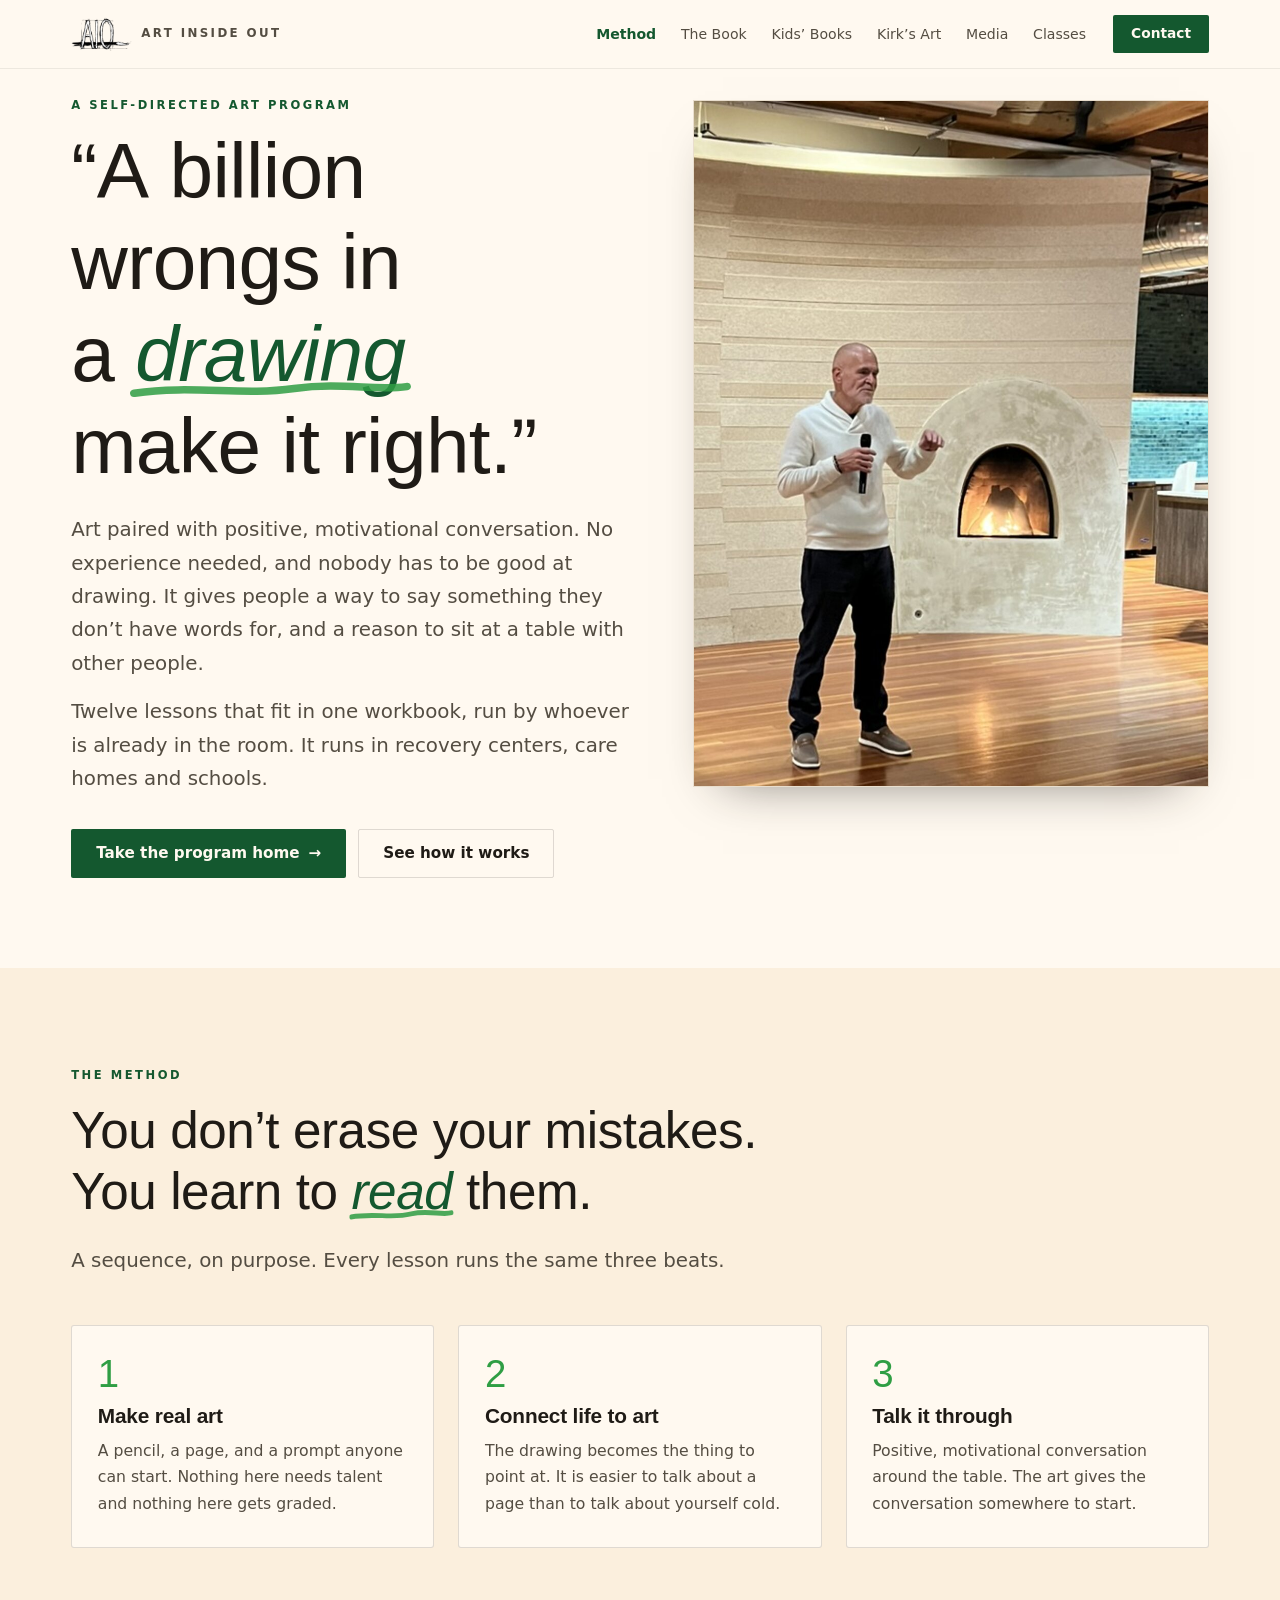
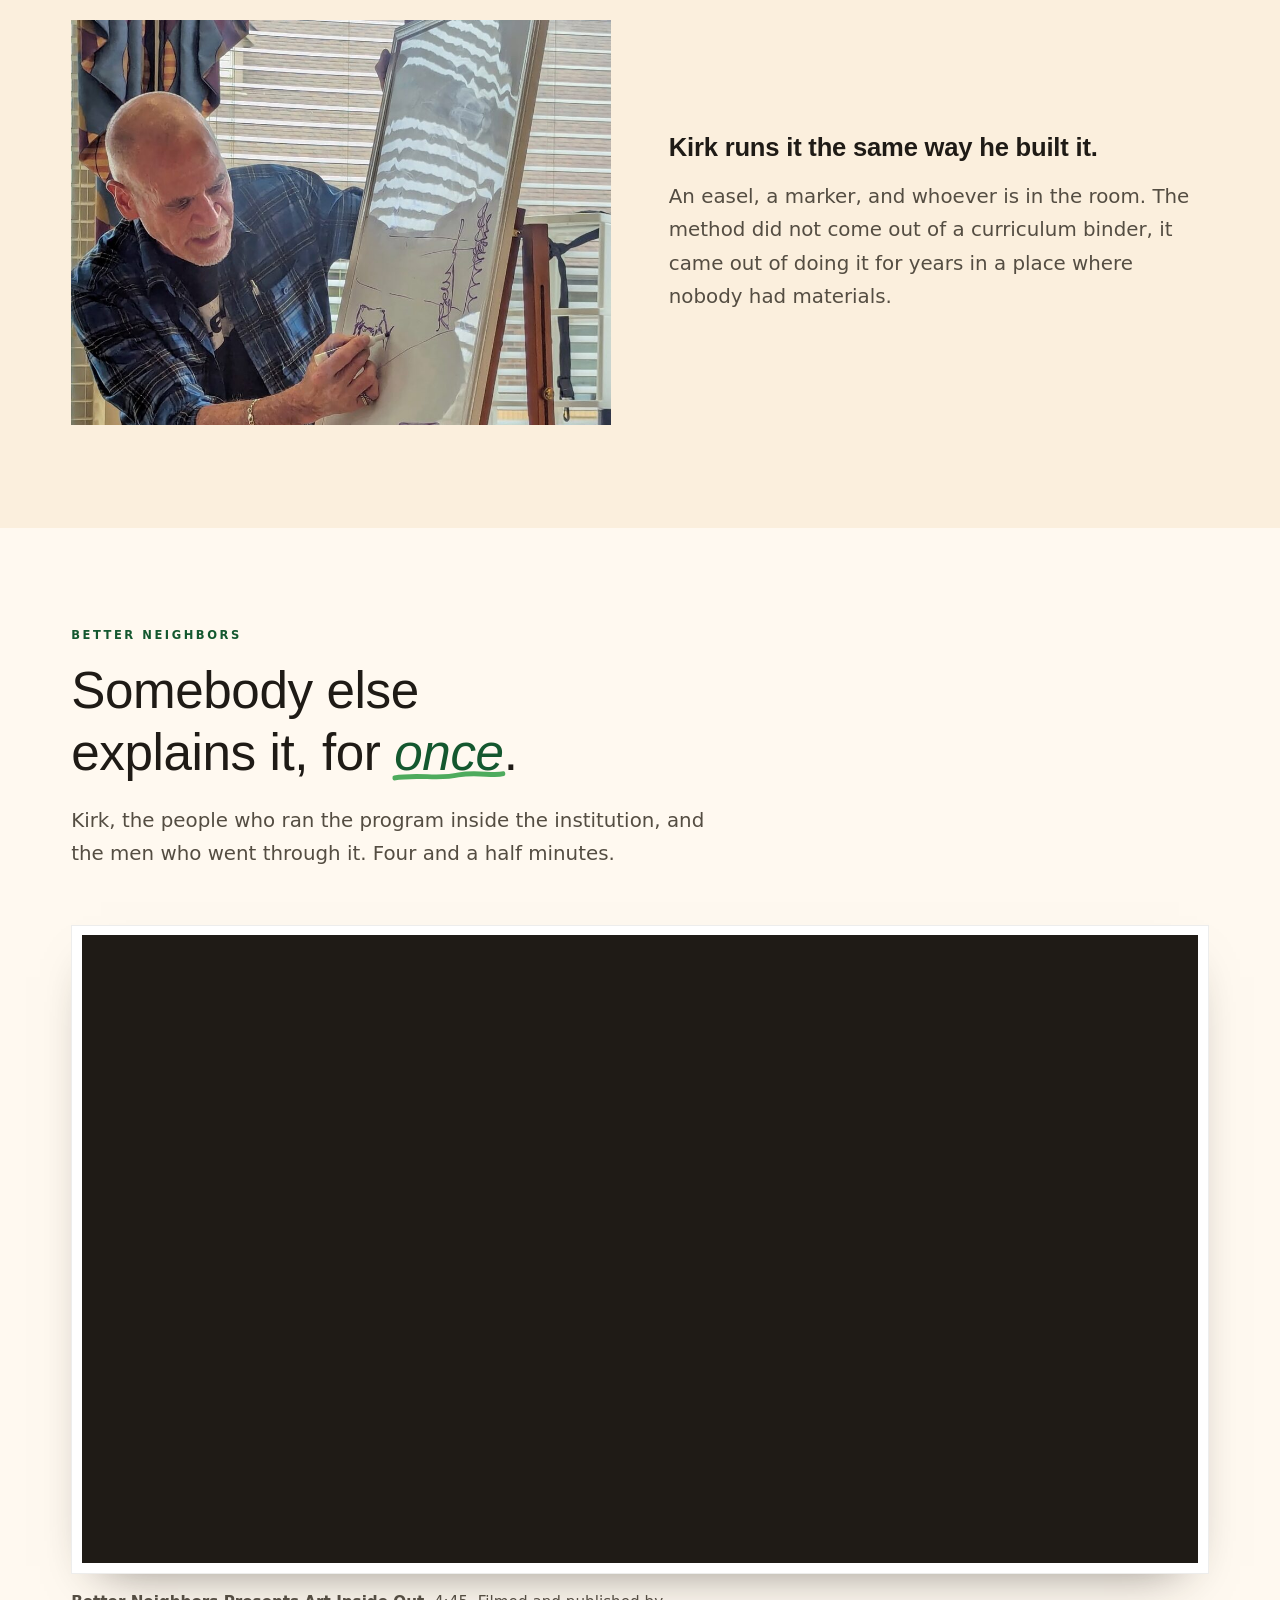
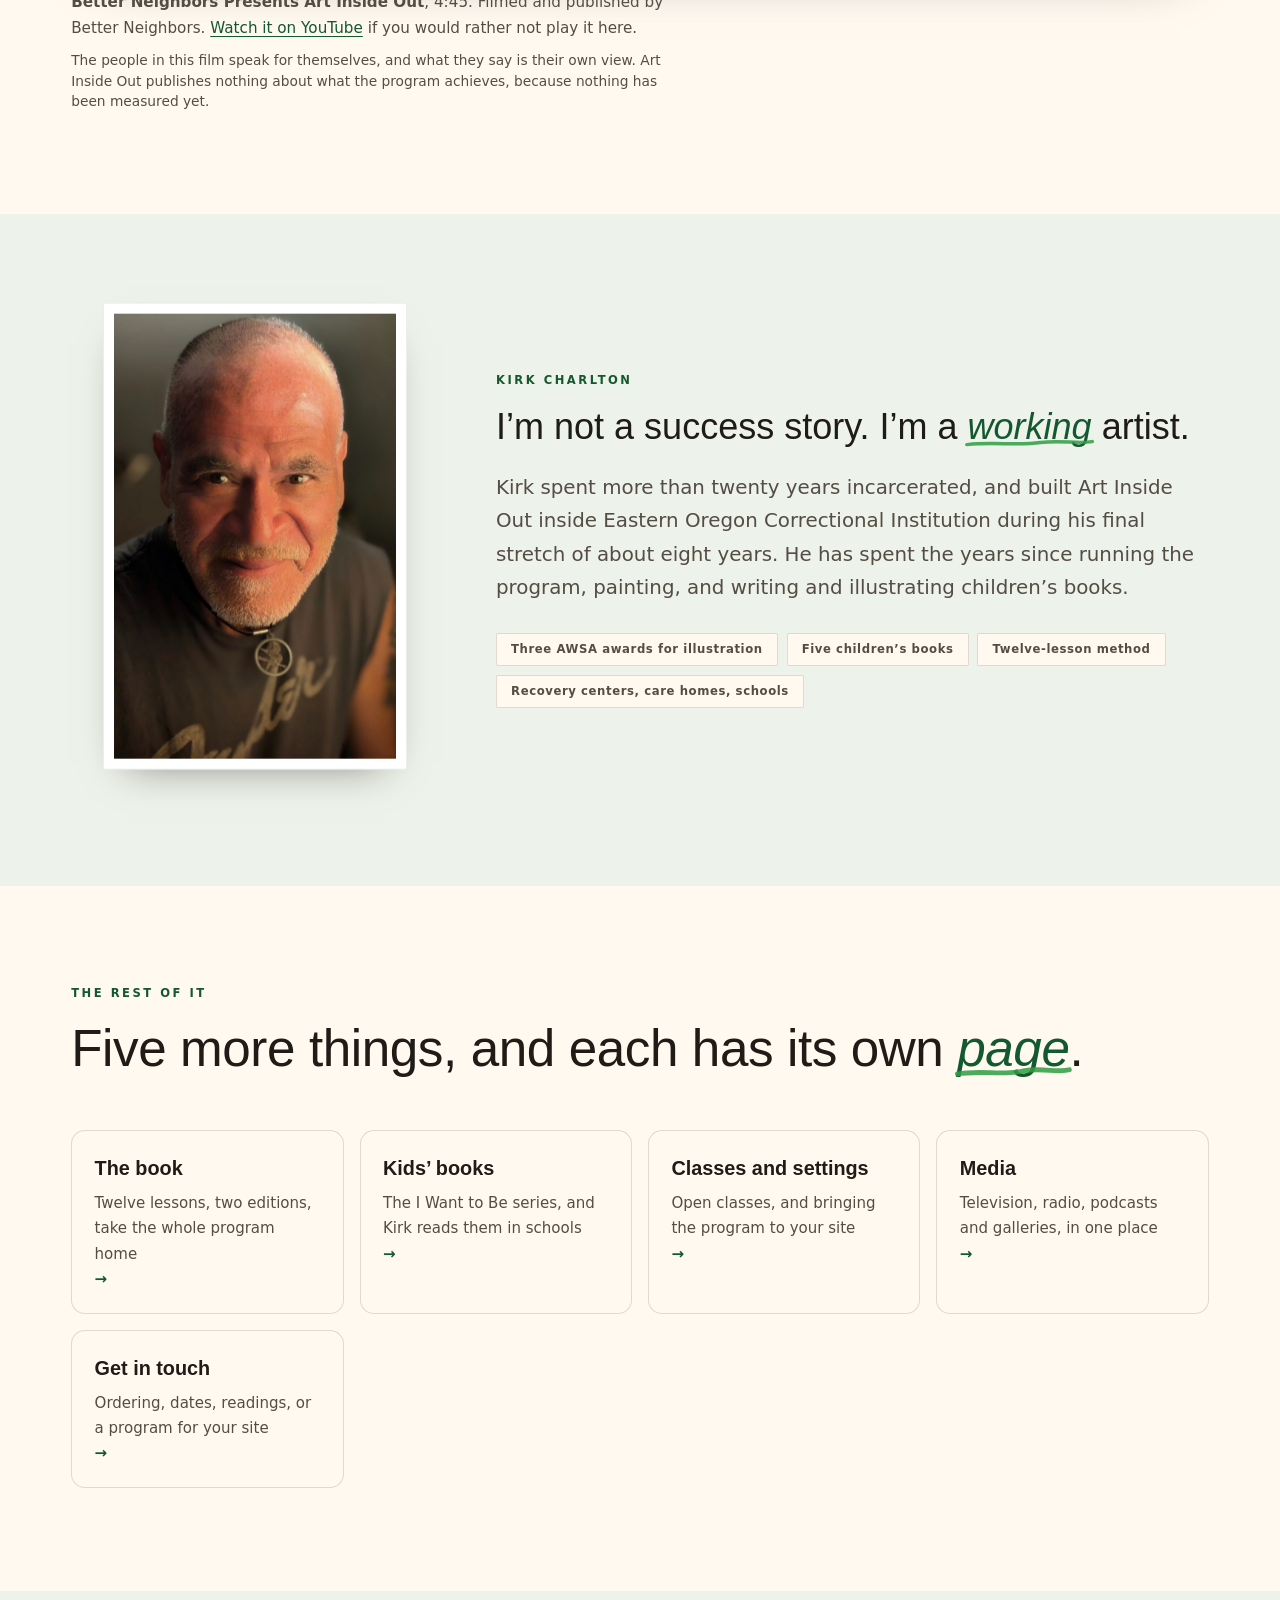
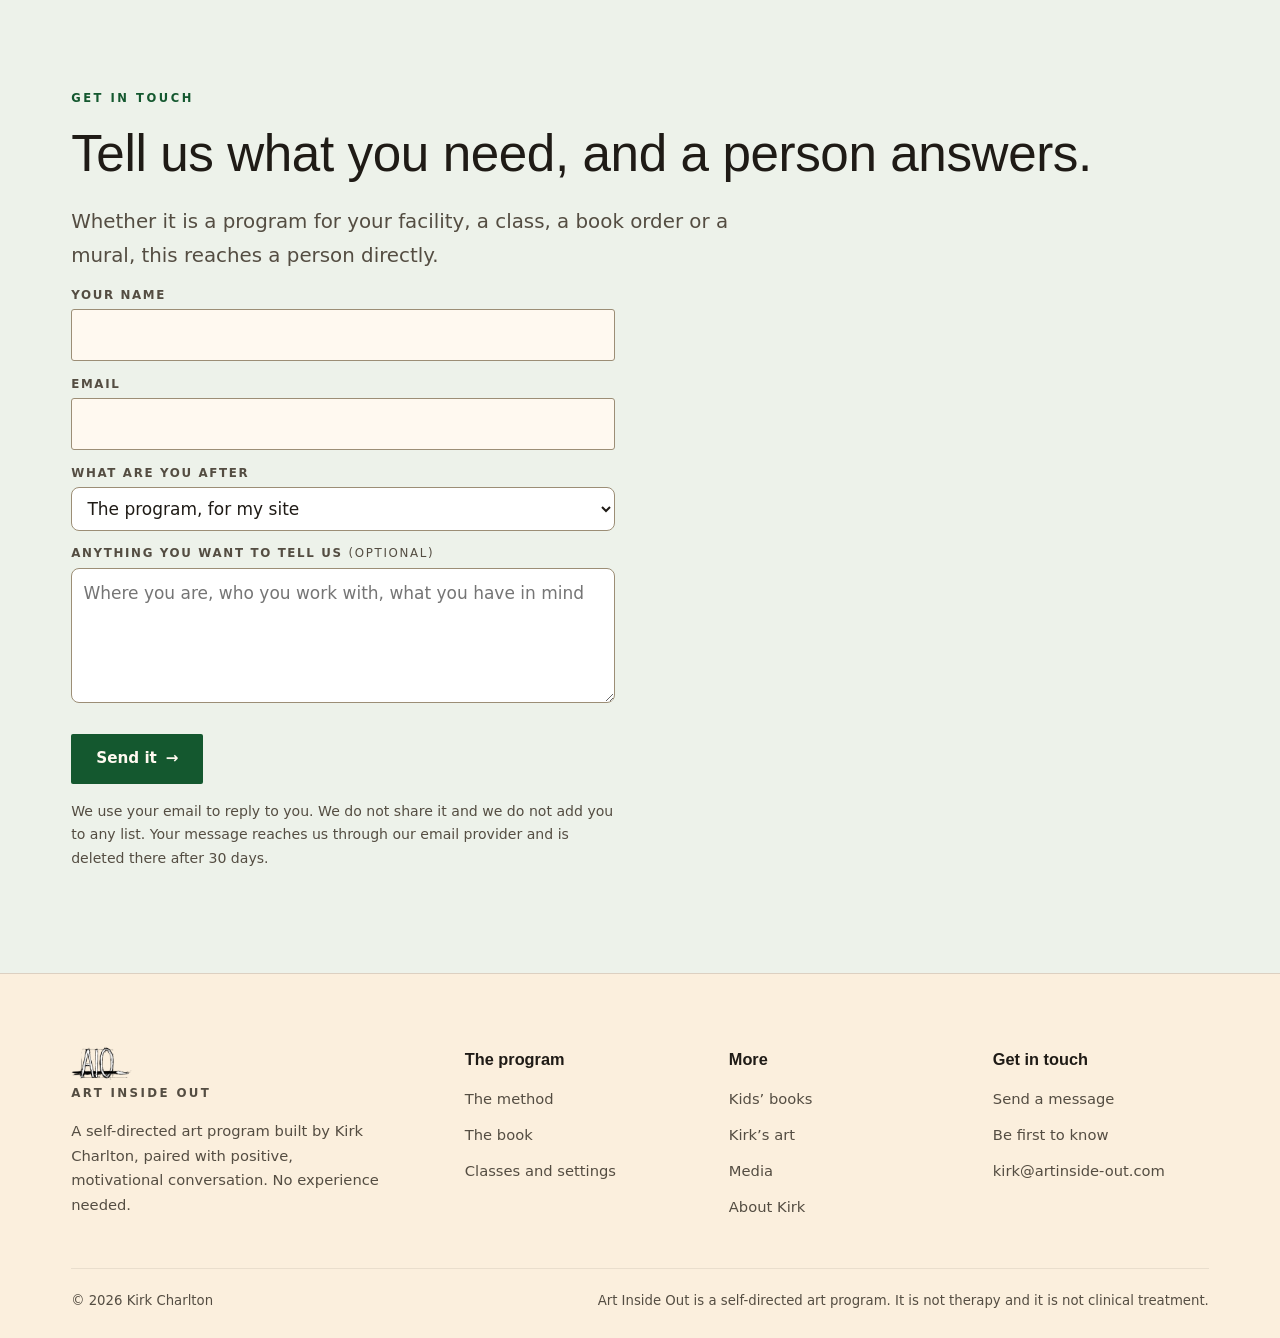
<file: index.html>
<!doctype html>
<html lang="en">
<head>
<meta charset="utf-8" />
<meta name="viewport" content="width=device-width, initial-scale=1" />
<title>Art Inside Out, a self-directed art program by Kirk Charlton</title>
<meta name="description" content="Art paired with positive, motivational conversation. Twelve lessons, no experience needed, running in recovery centers, care homes and schools." />

<link rel="canonical" href="https://artinside-out.com/" />
<link rel="icon" href="assets/photos/favicon.png" sizes="any" />
<link rel="apple-touch-icon" href="assets/photos/favicon.png" />
<meta name="theme-color" content="#FFF9F0" />
<meta property="og:type" content="website" />
<meta property="og:site_name" content="Art Inside Out" />
<meta property="og:url" content="https://artinside-out.com/" />
<meta property="og:title" content="Art Inside Out, a self-directed art program by Kirk Charlton" />
<meta property="og:description" content="Art paired with positive, motivational conversation. Twelve lessons, no experience needed, running in recovery centers, care homes and schools." />
<meta property="og:image" content="https://artinside-out.com/assets/photos/og-card.jpg" />
<meta property="og:image:width" content="1200" />
<meta property="og:image:height" content="630" />
<meta property="og:image:alt" content="A hand-painted aquarium mural covering the walls of a common room, painted by people who ran the Art Inside Out program." />
<meta name="twitter:card" content="summary_large_image" />
<meta name="twitter:title" content="Art Inside Out, a self-directed art program by Kirk Charlton" />
<meta name="twitter:description" content="Art paired with positive, motivational conversation. Twelve lessons, no experience needed, running in recovery centers, care homes and schools." />
<meta name="twitter:image" content="https://artinside-out.com/assets/photos/og-card.jpg" />
<link rel="stylesheet" href="assets/styles.css" />
</head>
<body>
<a class="skip" href="#main">Skip to content</a>

<header class="nav">
  <div class="nav-in">
    <a class="brand" href="index.html">
      <img src="assets/photos/logo.png" alt="Art Inside Out" width="44" height="44" />
      <span>Art Inside Out</span>
    </a>

    <button class="burger" type="button" aria-expanded="false" aria-controls="nav-links">Menu</button>

    <ul class="nav-links" id="nav-links" data-open="false">
      <li><a href="index.html#method">Method</a></li>
      <li><a href="book.html">The Book</a></li>
      <li><a href="kids.html">Kids&rsquo; Books</a></li>
      <li><a href="art.html">Kirk&rsquo;s Art</a></li>
      <li><a href="media.html">Media</a></li>
      <li><a href="classes.html">Classes</a></li>
    </ul>

    <a class="btn btn--solid btn--nav" href="contact.html">Contact</a>
  </div>
</header>

<main id="main">

<section class="band hero" id="top" data-drift>
  <div class="wrap">
    <div class="hero-grid">
      <div>
        <p class="label rise">A self-directed art program</p>
        <h1 class="paint">&ldquo;A billion wrongs in a <span class="mark">drawing<svg viewBox="0 0 260 20" preserveAspectRatio="none" aria-hidden="true"><path d="M4 14 C 58 5, 104 17, 152 9 C 196 2, 228 12, 256 7" /></svg></span> <span class="nb">make it right.&rdquo;</span></h1>
        <p class="lede rise d1">
          Art paired with positive, motivational conversation. No experience needed, and
          nobody has to be good at drawing. It gives people a way to say something they
          don&rsquo;t have words for, and a reason to sit at a table with other people.
        </p>
        
        <p class="lede rise d2" style="margin-top:.95rem">
          Twelve lessons that fit in one workbook, run by whoever is already in the
          room. It runs in recovery centers, care homes and schools.
        </p>
        <div class="hero-cta rise d3">
          <a class="btn btn--solid" href="book.html">Take the program home <span class="arw" aria-hidden="true">&rarr;</span></a>
          <a class="btn btn--ghost" href="#method">See how it works</a>
        </div>
      </div>

      
      <div class="hero-art">
      <figure class="hero-photo settle">
        <img src="assets/photos/kirk-speaking-event.jpg?v=1" alt="Kirk Charlton speaking at an event, microphone in one hand and the other raised mid-gesture, standing on a wood floor in front of a plaster fireplace." />
      </figure>
      </div>
    </div>
  </div>
</section>
<section class="band band-cream" id="method" data-drift>
  <div class="wrap">
    <p class="label rise">The method</p>
    <h2 class="paint">You don&rsquo;t erase your mistakes. You learn to <span class="mark">read<svg viewBox="0 0 260 20" preserveAspectRatio="none" aria-hidden="true"><path d="M5 13 C 62 6, 108 16, 154 8 C 198 1, 230 11, 255 6" /></svg></span> them.</h2>
    <p class="lede rise d1">A sequence, on purpose. Every lesson runs the same three beats.</p>

    <div class="grid-3">
      <article class="card rise d1" data-tilt>
        <span class="card-n">1</span>
        <h3>Make real art</h3>
        <p>A pencil, a page, and a prompt anyone can start. Nothing here needs talent
           and nothing here gets graded.</p>
      </article>
      <article class="card rise d2" data-tilt>
        <span class="card-n">2</span>
        <h3>Connect life to art</h3>
        <p>The drawing becomes the thing to point at. It is easier to talk about a
           page than to talk about yourself cold.</p>
      </article>
      <article class="card rise d3" data-tilt>
        <span class="card-n">3</span>
        <h3>Talk it through</h3>
        <p>Positive, motivational conversation around the table. The art gives the
           conversation somewhere to start.</p>
      </article>
    </div>

    <div class="duo" style="margin-top:clamp(3rem,6vw,4.5rem)">
      <figure class="shot shot-4x3 settle drift-2">
        <img src="assets/photos/kirk-easel.jpg" alt="Kirk Charlton drawing on a board at an easel." />
      </figure>
      <div>
        <h3 style="font-size:1.6rem">Kirk runs it the same way he built it.</h3>
        <p class="lede rise d1" style="margin-top:1rem">
          An easel, a marker, and whoever is in the room. The method did not come out
          of a curriculum binder, it came out of doing it for years in a place where
          nobody had materials.
        </p>
      </div>
    </div>
  </div>
</section>

<section class="band" id="film" data-drift>
  <div class="wrap">
    <div class="film-head">
      <p class="label rise">Better Neighbors</p>
      <h2 class="paint">Somebody else explains it, for <span class="nb"><span class="mark">once<svg viewBox="0 0 260 20" preserveAspectRatio="none" aria-hidden="true"><path d="M5 13 C 60 6, 106 16, 152 8 C 198 2, 230 11, 255 6" /></svg></span>.</span></h2>
      <p class="lede rise d1">
        Kirk, the people who ran the program inside the institution, and the men
        who went through it. Four and a half minutes.
      </p>
    </div>

    <figure class="film">
      <div class="player">
        <iframe
          src="https://www.youtube-nocookie.com/embed/_c42YGqEIDU?rel=0"
          title="Better Neighbors Presents Art Inside Out"
          loading="lazy"
          referrerpolicy="strict-origin-when-cross-origin"
          allow="accelerometer; clipboard-write; encrypted-media; gyroscope; picture-in-picture; web-share"
          allowfullscreen></iframe>
      </div>
      
      
      <figcaption>
        <strong>Better Neighbors Presents Art Inside Out</strong>, 4:45.
        Filmed and published by Better Neighbors.
        <a href="https://www.youtube.com/watch?v=_c42YGqEIDU" rel="noopener">Watch it on YouTube</a>
        if you would rather not play it here.
        <br><span class="film-note">The people in this film speak for themselves, and what they
        say is their own view. Art Inside Out publishes nothing about what the program achieves,
        because nothing has been measured yet.</span>
      </figcaption>
    </figure>
  </div>
</section>
<section class="band band-sage" id="kirk" data-drift>
  <div class="wrap">
    <div class="person">
      <div class="face drift-2">
        <img src="assets/photos/kirk-portrait.jpg" alt="Kirk Charlton, artist and founder of Art Inside Out." />
      </div>
      <div>
        <p class="label rise">Kirk Charlton</p>
        <p class="quote paint">I&rsquo;m not a success story. I&rsquo;m a <span class="mark">working<svg viewBox="0 0 260 20" preserveAspectRatio="none" aria-hidden="true"><path d="M4 13 C 58 6, 106 16, 152 8 C 196 2, 228 12, 256 6" /></svg></span> artist.</p>
        <p class="lede rise d1">
          Kirk spent more than twenty years incarcerated, and built Art Inside Out
          inside Eastern Oregon Correctional Institution during his final stretch of
          about eight years. He has spent the years since running the program,
          painting, and writing and illustrating children&rsquo;s books.
        </p>
        <ul class="creds rise d2">
          <li>Three AWSA awards for illustration</li>
          <li>Five children&rsquo;s books</li>
          <li>Twelve-lesson method</li>
          <li>Recovery centers, care homes, schools</li>
        </ul>
      </div>
    </div>
  </div>
</section>

<section class="band" id="more" data-drift>
  <div class="wrap">
    <p class="label rise">The rest of it</p>
    <h2 class="paint">Five more things, and each has its own <span class="nb"><span class="mark">page<svg viewBox="0 0 260 20" preserveAspectRatio="none" aria-hidden="true"><path d="M4 13 C 58 6, 106 16, 152 8 C 196 2, 228 12, 256 6" /></svg></span>.</span></h2>

    <nav class="router rise d1" aria-label="The rest of the site">
      <a href="book.html">
        <b>The book</b>
        <span>Twelve lessons, two editions, take the whole program home <span class="arw" aria-hidden="true">&rarr;</span></span>
      </a>
      <a href="kids.html">
        <b>Kids&rsquo; books</b>
        <span>The I Want to Be series, and Kirk reads them in schools <span class="arw" aria-hidden="true">&rarr;</span></span>
      </a>
      <a href="classes.html">
        <b>Classes and settings</b>
        <span>Open classes, and bringing the program to your site <span class="arw" aria-hidden="true">&rarr;</span></span>
      </a>
      <a href="media.html">
        <b>Media</b>
        <span>Television, radio, podcasts and galleries, in one place <span class="arw" aria-hidden="true">&rarr;</span></span>
      </a>
      <a href="contact.html">
        <b>Get in touch</b>
        <span>Ordering, dates, readings, or a program for your site <span class="arw" aria-hidden="true">&rarr;</span></span>
      </a>
    </nav>
  </div>
</section>

<section class="band band-sage" id="enquire" data-drift>
  <div class="wrap">
    <p class="label rise">Get in touch</p>
    <h2 class="paint rise">Tell us what you need, and a person answers.</h2>
    
    <p class="lede rise d1">Whether it is a program for your facility, a class, a book order or a mural, this reaches a person directly.</p>

    
    <form data-lead-form data-lead-source="home" class="lead-form rise d1"
          method="post" action="#enquire" onsubmit="return false;" novalidate>
      <label class="field">
        <span>Your name</span>
        <input type="text" name="name" autocomplete="name" required />
      </label>
      <label class="field">
        <span>Email</span>
        <input type="email" name="email" autocomplete="email" required />
      </label>
      <label class="field">
        <span>What are you after</span>
        <select name="interest">
          <option value="program">The program, for my site</option>
          <option value="books">Books</option>
          <option value="classes">A class or workshop</option>
          <option value="speaking">Speaking or an event</option>
          <option value="mural">A mural or artwork</option>
          <option value="other">Something else</option>
        </select>
      </label>
      <label class="field">
        <span>Anything you want to tell us <em>(optional)</em></span>
        <textarea name="note" rows="4" placeholder="Where you are, who you work with, what you have in mind"></textarea>
      </label>

      
      <div class="hp" aria-hidden="true">
        <label>Company (leave this empty)
          <input type="text" name="company" tabindex="-1" autocomplete="off" />
        </label>
      </div>

      <p style="margin-top:1.4rem">
        <button class="btn btn--solid" type="submit">Send it <span class="arw" aria-hidden="true">&rarr;</span></button>
      </p>

      <p class="lead-status" data-lead-status hidden></p>

      <div class="result" data-lead-fallback hidden>
        Copy the message below and email it to us and we will pick it up.
        <textarea data-lead-copy readonly aria-label="Your message, ready to copy"></textarea>
      </div>

      <p class="lead-fine">We use your email to reply to you. We do not share it and we do not add you to any list. Your message reaches us through our email provider and is deleted there after 30 days.</p>
    </form>

    <noscript>
      <p class="lede">Email us at <a href="mailto:kirk@artinside-out.com">kirk@artinside-out.com</a> and we will come straight back to you.</p>
    </noscript>
  </div>
</section>

</main>

<footer class="site-foot">
  <div class="wrap">
    <div class="foot-grid">
      <div>
        <a class="brand" href="index.html">
          <img src="assets/photos/logo.png" alt="" width="40" height="40" />
          <span>Art Inside Out</span>
        </a>
        <p class="foot-blurb">A self-directed art program built by Kirk Charlton, paired with
        positive, motivational conversation. No experience needed.</p>
      </div>
      <div>
        <h4>The program</h4>
        <ul>
          <li><a href="index.html#method">The method</a></li>
          <li><a href="book.html">The book</a></li>
          <li><a href="classes.html">Classes and settings</a></li>
        </ul>
      </div>
      <div>
        <h4>More</h4>
        <ul>
          <li><a href="kids.html">Kids&rsquo; books</a></li>
          <li><a href="art.html">Kirk&rsquo;s art</a></li>
          <li><a href="media.html">Media</a></li>
          <li><a href="index.html#kirk">About Kirk</a></li>
        </ul>
      </div>
      <div>
        <h4>Get in touch</h4>
        <ul>
          <li><a href="contact.html">Send a message</a></li>
          <li><a href="notify.html">Be first to know</a></li>
          <li><a href="mailto:kirk@artinside-out.com">kirk@artinside-out.com</a></li>
        </ul>
      </div>
    </div>
    <div class="foot-btm">
      <span>&copy; 2026 Kirk Charlton</span>
      <span>Art Inside Out is a self-directed art program. It is not therapy and it is not clinical treatment.</span>
    </div>
  </div>
</footer>

<script src="assets/site.js"></script>
<script src="assets/lead-config.js"></script>
<script src="assets/lead.js"></script>
</body>
</html>
</file>
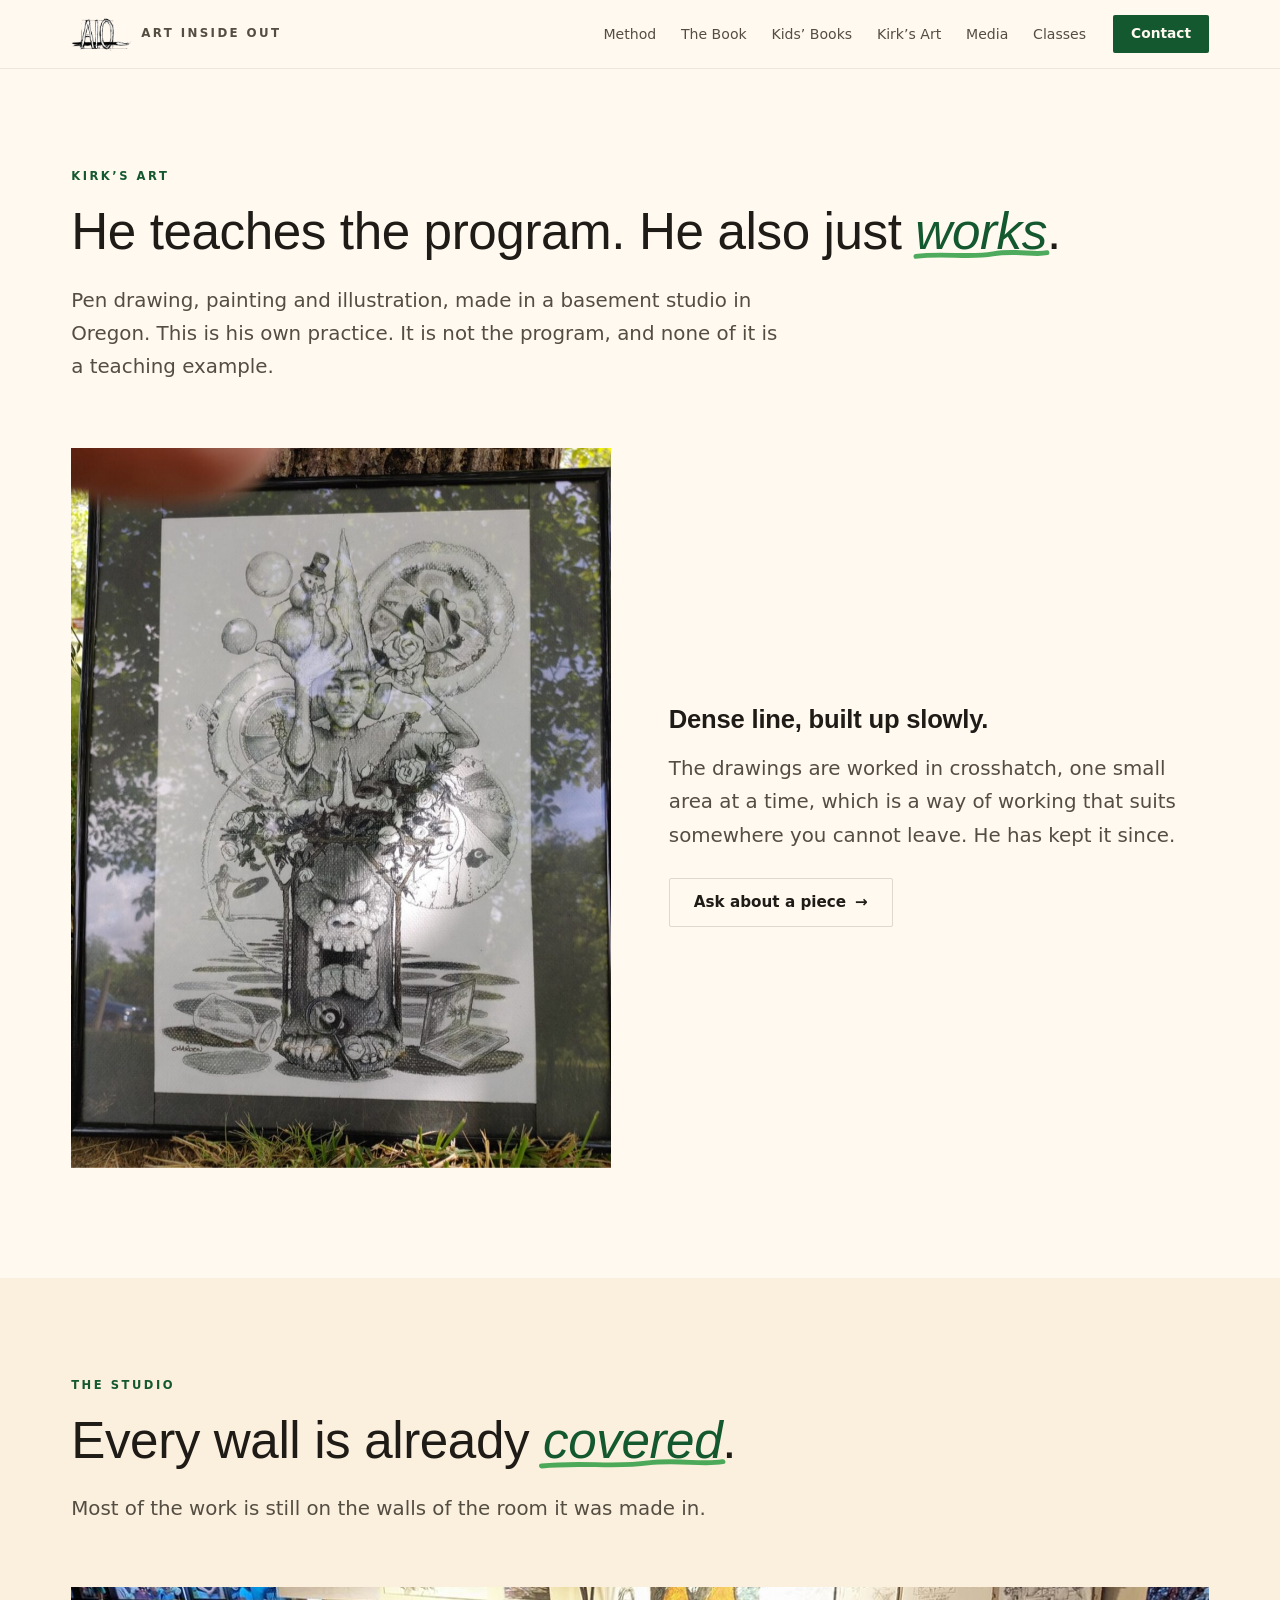
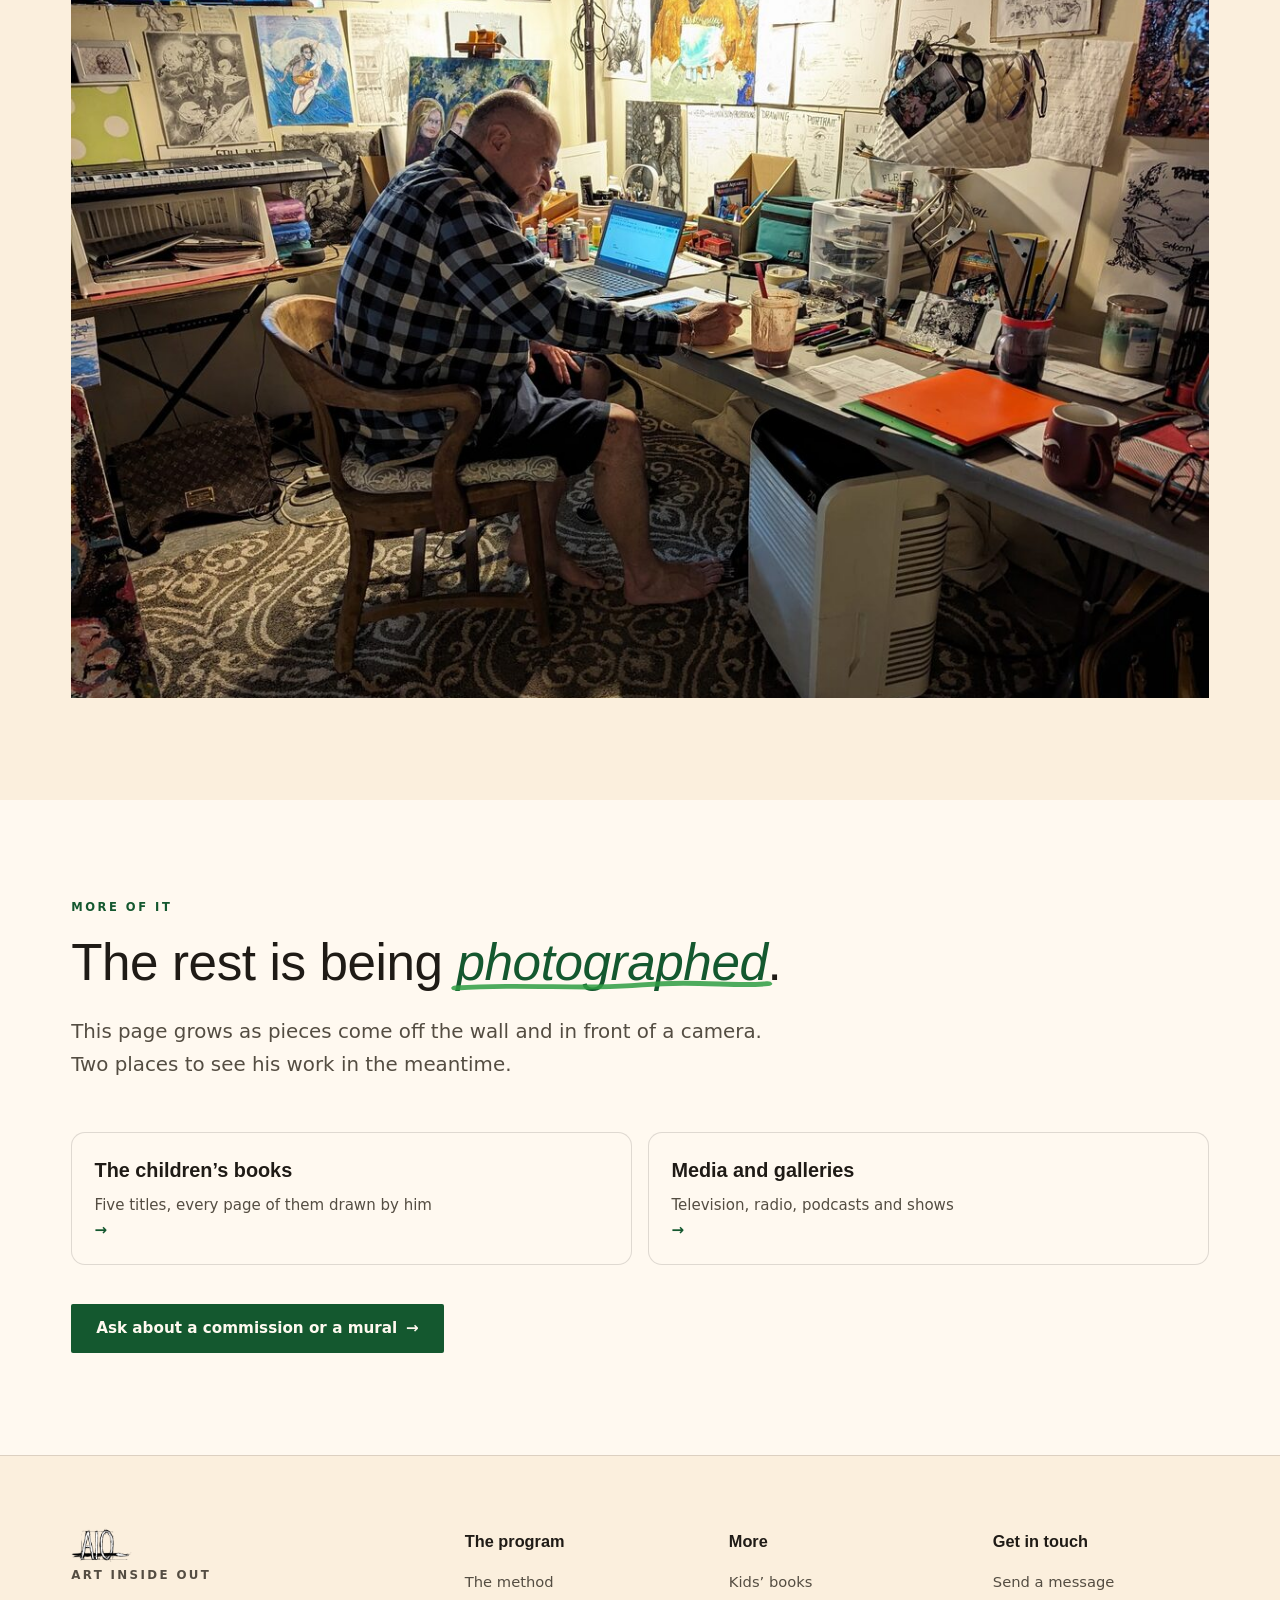
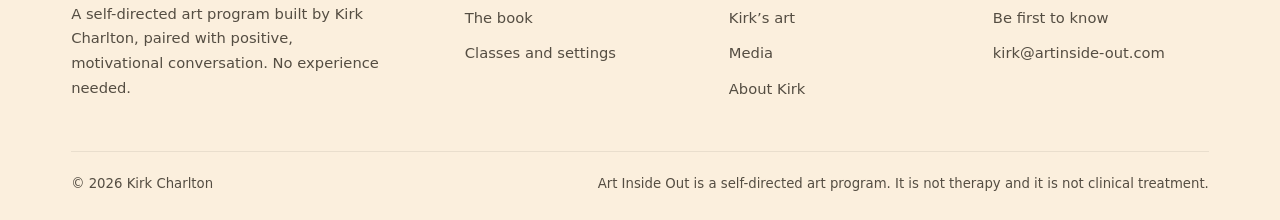
<file: art.html>
<!doctype html>
<html lang="en">
<head>
<meta charset="utf-8" />
<meta name="viewport" content="width=device-width, initial-scale=1" />
<title>Kirk's art, Art Inside Out</title>
<meta name="description" content="Kirk Charlton's own work. Pen drawing, painting and illustration, made in his studio and separate from the program he teaches." />

<link rel="canonical" href="https://artinside-out.com/art.html" />
<link rel="icon" href="assets/photos/favicon.png" sizes="any" />
<link rel="apple-touch-icon" href="assets/photos/favicon.png" />
<meta name="theme-color" content="#FFF9F0" />
<meta property="og:type" content="website" />
<meta property="og:site_name" content="Art Inside Out" />
<meta property="og:url" content="https://artinside-out.com/art.html" />
<meta property="og:title" content="Kirk's art, Art Inside Out" />
<meta property="og:description" content="Kirk Charlton's own work. Pen drawing, painting and illustration, made in his studio and separate from the program he teaches." />
<meta property="og:image" content="https://artinside-out.com/assets/photos/og-card.jpg" />
<meta property="og:image:width" content="1200" />
<meta property="og:image:height" content="630" />
<meta property="og:image:alt" content="A hand-painted aquarium mural covering the walls of a common room, painted by people who ran the Art Inside Out program." />
<meta name="twitter:card" content="summary_large_image" />
<meta name="twitter:title" content="Kirk's art, Art Inside Out" />
<meta name="twitter:description" content="Kirk Charlton's own work. Pen drawing, painting and illustration, made in his studio and separate from the program he teaches." />
<meta name="twitter:image" content="https://artinside-out.com/assets/photos/og-card.jpg" />
<link rel="stylesheet" href="assets/styles.css" />
</head>
<body>
<a class="skip" href="#main">Skip to content</a>

<header class="nav">
  <div class="nav-in">
    <a class="brand" href="index.html">
      <img src="assets/photos/logo.png" alt="Art Inside Out" width="44" height="44" />
      <span>Art Inside Out</span>
    </a>

    <button class="burger" type="button" aria-expanded="false" aria-controls="nav-links">Menu</button>

    <ul class="nav-links" id="nav-links" data-open="false">
      <li><a href="index.html#method">Method</a></li>
      <li><a href="book.html">The Book</a></li>
      <li><a href="kids.html">Kids&rsquo; Books</a></li>
      <li><a href="art.html" aria-current="page">Kirk&rsquo;s Art</a></li>
      <li><a href="media.html">Media</a></li>
      <li><a href="classes.html">Classes</a></li>
    </ul>

    <a class="btn btn--solid btn--nav" href="contact.html">Contact</a>
  </div>
</header>

<main id="main">

<section class="band" id="art" data-drift>
  <div class="wrap">
    <p class="label rise">Kirk&rsquo;s art</p>
    <h2 class="paint">He teaches the program. He also just <span class="nb"><span class="mark">works<svg viewBox="0 0 260 20" preserveAspectRatio="none" aria-hidden="true"><path d="M5 12 C 60 6, 106 15, 152 8 C 196 1, 230 11, 255 6" /></svg></span>.</span></h2>
    <p class="lede rise d1">
      Pen drawing, painting and illustration, made in a basement studio in Oregon.
      This is his own practice. It is not the program, and none of it is a teaching
      example.
    </p>

    <div class="duo" style="margin-top:clamp(3rem,6vw,4.5rem)">
      <figure class="shot settle drift-2" style="aspect-ratio:3/4">
        <img src="assets/photos/drawing.jpg" alt="A framed pen drawing by Kirk Charlton, signed Charlton in the lower left. A seated figure with hands pressed together, a second face above it, roses and circular forms built up in dense crosshatched line." />
        <figcaption>Pen on paper, framed. Signed Charlton.</figcaption>
      </figure>
      <div>
        <h3 style="font-size:1.6rem">Dense line, built up slowly.</h3>
        <p class="lede rise d1" style="margin-top:1rem">
          The drawings are worked in crosshatch, one small area at a time, which is a
          way of working that suits somewhere you cannot leave. He has kept it since.
        </p>
        <p class="rise d2" style="margin-top:1.6rem">
          <a class="btn btn--ghost" href="contact.html">Ask about a piece <span class="arw" aria-hidden="true">&rarr;</span></a>
        </p>
      </div>
    </div>
  </div>
</section>

<section class="band band-cream" id="studio" data-drift>
  <div class="wrap">
    <p class="label rise">The studio</p>
    <h2 class="paint">Every wall is already <span class="nb"><span class="mark">covered<svg viewBox="0 0 260 20" preserveAspectRatio="none" aria-hidden="true"><path d="M4 13 C 58 6, 106 16, 152 8 C 196 2, 228 12, 256 6" /></svg></span>.</span></h2>
    <p class="lede rise d1">
      Most of the work is still on the walls of the room it was made in.
    </p>

    
    
    <div style="margin-top:clamp(2.6rem,5vw,3.8rem)">
      <figure class="shot shot-wide settle">
        <img src="assets/photos/kirk-studio.jpg" alt="Kirk Charlton drawing at a long desk. The walls around him are hung edge to edge with pen drawings, portraits and paintings, alongside sheets of notes on perspective, composition and drawing the head." />
        <figcaption>The wall of work, and the teaching sheets beside it.</figcaption>
      </figure>
    </div>
  </div>
</section>

<section class="band" id="more-work" data-drift>
  <div class="wrap">
    <p class="label rise">More of it</p>
    <h2 class="paint">The rest is being <span class="nb"><span class="mark">photographed<svg viewBox="0 0 260 20" preserveAspectRatio="none" aria-hidden="true"><path d="M5 13 C 62 6, 108 16, 154 8 C 198 1, 230 11, 255 6" /></svg></span>.</span></h2>
    <p class="lede rise d1">
      This page grows as pieces come off the wall and in front of a camera. Two
      places to see his work in the meantime.
    </p>

    <nav class="router rise d1" aria-label="More of Kirk&rsquo;s work">
      <a href="kids.html">
        <b>The children&rsquo;s books</b>
        <span>Five titles, every page of them drawn by him <span class="arw" aria-hidden="true">&rarr;</span></span>
      </a>
      <a href="media.html">
        <b>Media and galleries</b>
        <span>Television, radio, podcasts and shows <span class="arw" aria-hidden="true">&rarr;</span></span>
      </a>
    </nav>

    <p class="rise d2" style="margin-top:2.4rem">
      <a class="btn btn--solid" href="contact.html">Ask about a commission or a mural <span class="arw" aria-hidden="true">&rarr;</span></a>
    </p>
  </div>
</section>

</main>

<footer class="site-foot">
  <div class="wrap">
    <div class="foot-grid">
      <div>
        <a class="brand" href="index.html">
          <img src="assets/photos/logo.png" alt="" width="40" height="40" />
          <span>Art Inside Out</span>
        </a>
        <p class="foot-blurb">A self-directed art program built by Kirk Charlton, paired with
        positive, motivational conversation. No experience needed.</p>
      </div>
      <div>
        <h4>The program</h4>
        <ul>
          <li><a href="index.html#method">The method</a></li>
          <li><a href="book.html">The book</a></li>
          <li><a href="classes.html">Classes and settings</a></li>
        </ul>
      </div>
      <div>
        <h4>More</h4>
        <ul>
          <li><a href="kids.html">Kids&rsquo; books</a></li>
          <li><a href="art.html">Kirk&rsquo;s art</a></li>
          <li><a href="media.html">Media</a></li>
          <li><a href="index.html#kirk">About Kirk</a></li>
        </ul>
      </div>
      <div>
        <h4>Get in touch</h4>
        <ul>
          <li><a href="contact.html">Send a message</a></li>
          <li><a href="notify.html">Be first to know</a></li>
          <li><a href="mailto:kirk@artinside-out.com">kirk@artinside-out.com</a></li>
        </ul>
      </div>
    </div>
    <div class="foot-btm">
      <span>&copy; 2026 Kirk Charlton</span>
      <span>Art Inside Out is a self-directed art program. It is not therapy and it is not clinical treatment.</span>
    </div>
  </div>
</footer>

<script src="assets/site.js"></script>
</body>
</html>
</file>
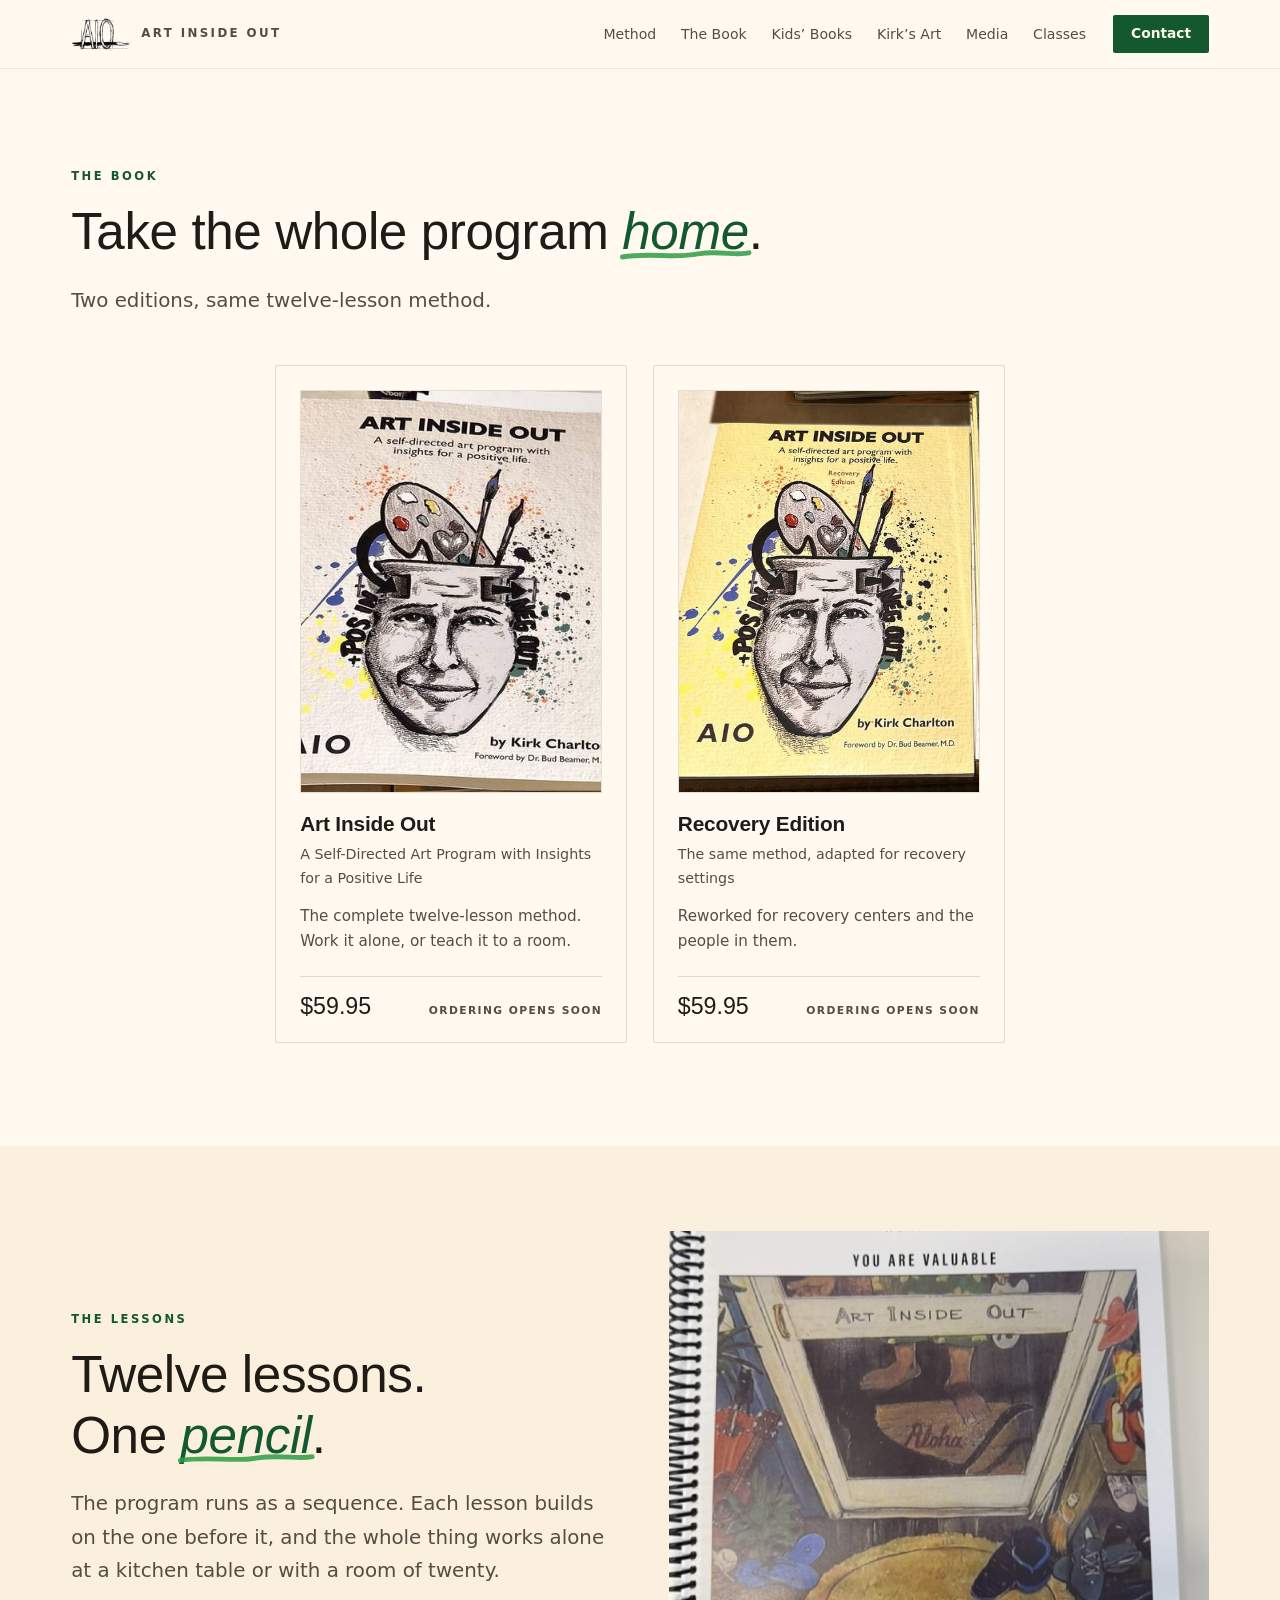
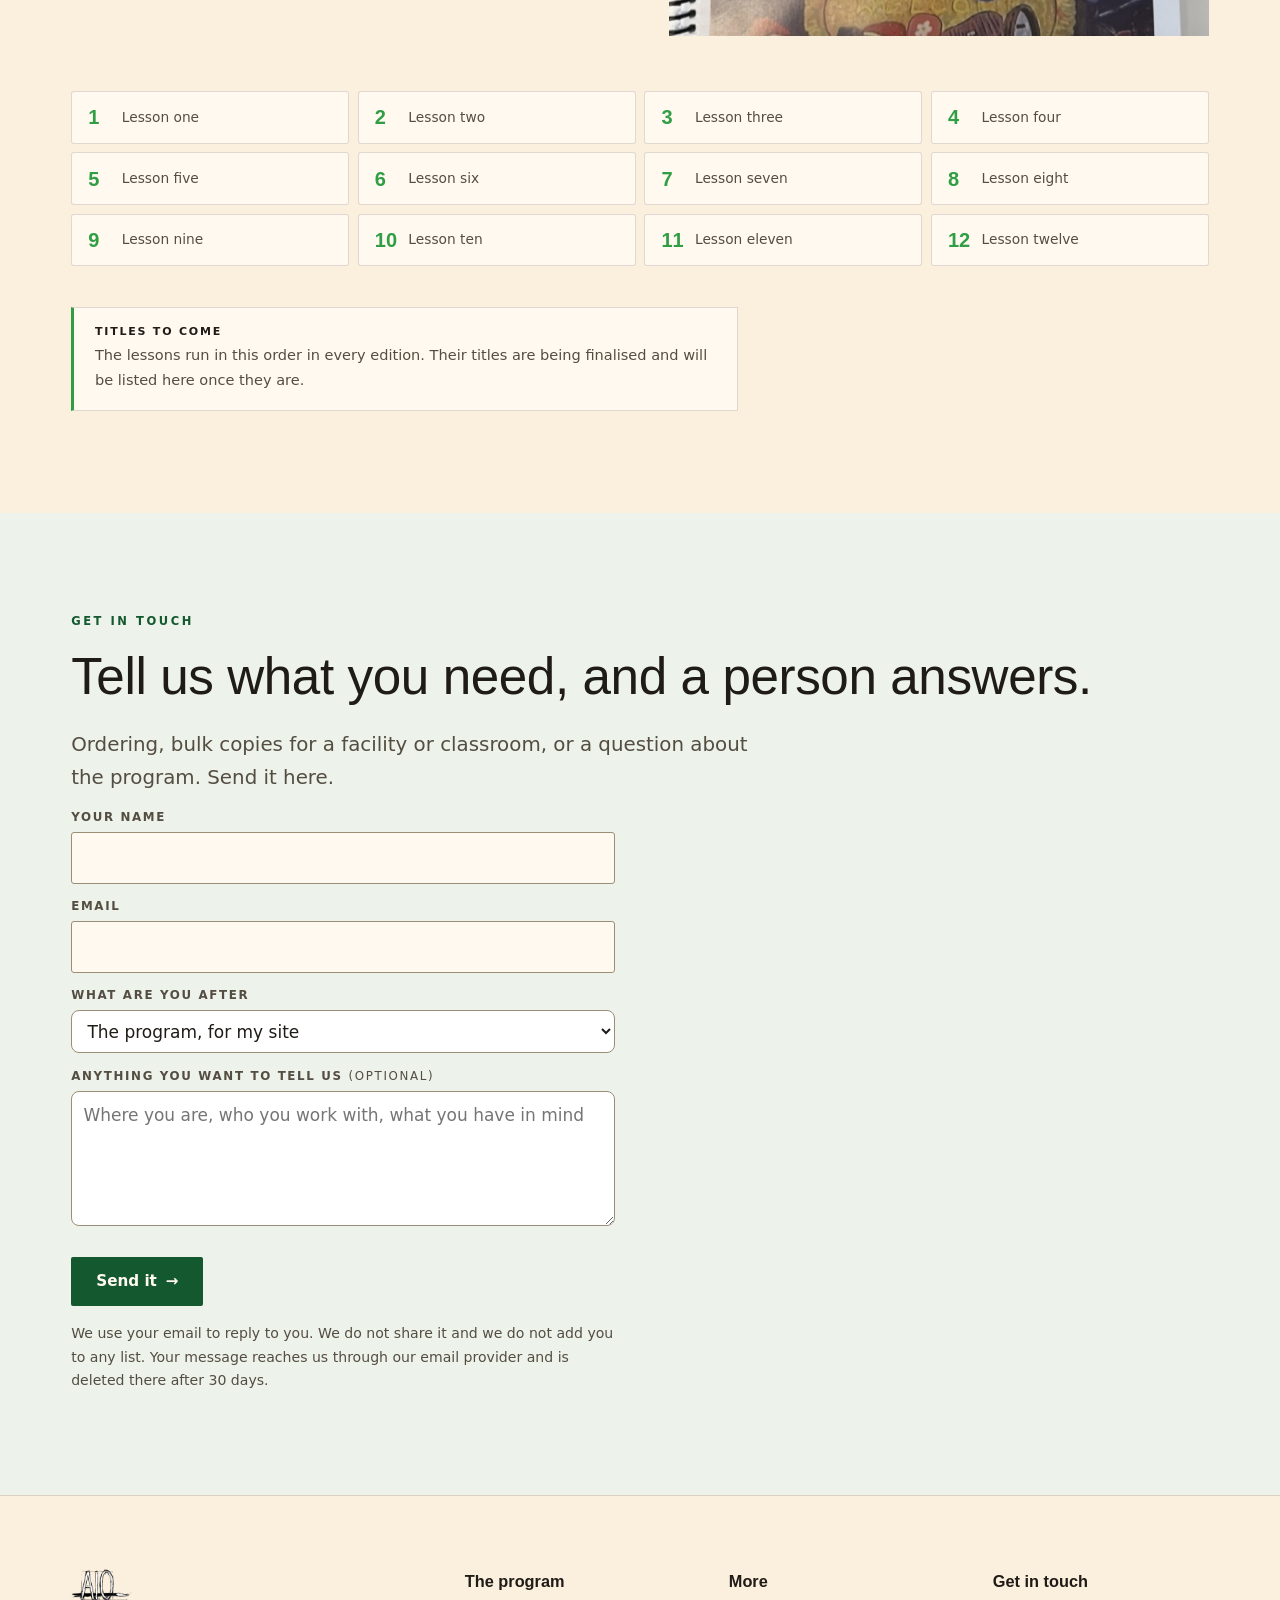
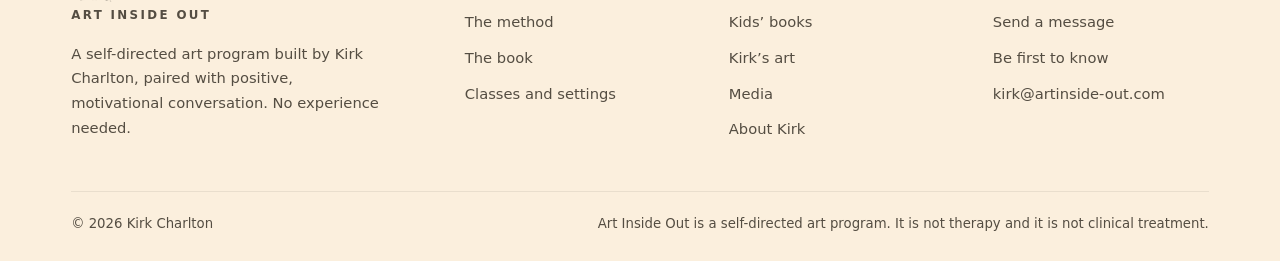
<file: book.html>
<!doctype html>
<html lang="en">
<head>
<meta charset="utf-8" />
<meta name="viewport" content="width=device-width, initial-scale=1" />
<title>The program, Art Inside Out</title>
<meta name="description" content="Twelve lessons and one pencil. Take the whole Art Inside Out program home, in the edition that fits where you are." />

<link rel="canonical" href="https://artinside-out.com/book.html" />
<link rel="icon" href="assets/photos/favicon.png" sizes="any" />
<link rel="apple-touch-icon" href="assets/photos/favicon.png" />
<meta name="theme-color" content="#FFF9F0" />
<meta property="og:type" content="website" />
<meta property="og:site_name" content="Art Inside Out" />
<meta property="og:url" content="https://artinside-out.com/book.html" />
<meta property="og:title" content="The program, Art Inside Out" />
<meta property="og:description" content="Twelve lessons and one pencil. Take the whole Art Inside Out program home, in the edition that fits where you are." />
<meta property="og:image" content="https://artinside-out.com/assets/photos/og-card.jpg" />
<meta property="og:image:width" content="1200" />
<meta property="og:image:height" content="630" />
<meta property="og:image:alt" content="A hand-painted aquarium mural covering the walls of a common room, painted by people who ran the Art Inside Out program." />
<meta name="twitter:card" content="summary_large_image" />
<meta name="twitter:title" content="The program, Art Inside Out" />
<meta name="twitter:description" content="Twelve lessons and one pencil. Take the whole Art Inside Out program home, in the edition that fits where you are." />
<meta name="twitter:image" content="https://artinside-out.com/assets/photos/og-card.jpg" />
<link rel="stylesheet" href="assets/styles.css" />
</head>
<body>
<a class="skip" href="#main">Skip to content</a>

<header class="nav">
  <div class="nav-in">
    <a class="brand" href="index.html">
      <img src="assets/photos/logo.png" alt="Art Inside Out" width="44" height="44" />
      <span>Art Inside Out</span>
    </a>

    <button class="burger" type="button" aria-expanded="false" aria-controls="nav-links">Menu</button>

    <ul class="nav-links" id="nav-links" data-open="false">
      <li><a href="index.html#method">Method</a></li>
      <li><a href="book.html">The Book</a></li>
      <li><a href="kids.html">Kids&rsquo; Books</a></li>
      <li><a href="art.html">Kirk&rsquo;s Art</a></li>
      <li><a href="media.html">Media</a></li>
      <li><a href="classes.html">Classes</a></li>
    </ul>

    <a class="btn btn--solid btn--nav" href="contact.html">Contact</a>
  </div>
</header>

<main id="main">

<section class="band" id="shop" data-drift>
  <div class="wrap">
    <p class="label rise">The book</p>
    <h2 class="paint">Take the whole program <span class="nb"><span class="mark">home<svg viewBox="0 0 260 20" preserveAspectRatio="none" aria-hidden="true"><path d="M4 13 C 60 5, 108 16, 154 8 C 198 2, 230 12, 256 6" /></svg></span>.</span></h2>
    <p class="lede rise d1">Two editions, same twelve-lesson method.</p>

    <div class="shelf">
      <article class="vol rise d1" data-tilt data-sku="aio-self-directed">
        <div class="cover"><img src="assets/photos/ed-standard.jpg" alt="Art Inside Out, the self-directed edition. Cover drawn by Kirk Charlton." /></div>
        <h3>Art Inside Out</h3>
        <p class="sub">A Self-Directed Art Program with Insights for a Positive Life</p>
        <p class="desc">The complete twelve-lesson method. Work it alone, or teach it to a room.</p>
        <div class="row"><span class="price">$59.95</span><span class="soon">Ordering opens soon</span></div>
      </article>

      <article class="vol rise d2" data-tilt data-sku="aio-recovery">
        <div class="cover"><img src="assets/photos/ed-recovery.jpg" alt="Art Inside Out, Recovery Edition. Cover drawn by Kirk Charlton." /></div>
        <h3>Recovery Edition</h3>
        <p class="sub">The same method, adapted for recovery settings</p>
        <p class="desc">Reworked for recovery centers and the people in them.</p>
        <div class="row"><span class="price">$59.95</span><span class="soon">Ordering opens soon</span></div>
      </article>

    </div>
  </div>
</section>
<section class="band band-cream" id="lessons" data-drift>
  <div class="wrap">
    <div class="duo" style="margin-top:0">
      <div>
        <p class="label rise">The lessons</p>
        <h2 class="paint">Twelve lessons. One <span class="nb"><span class="mark">pencil<svg viewBox="0 0 260 20" preserveAspectRatio="none" aria-hidden="true"><path d="M4 12 C 60 5, 106 15, 152 8 C 196 2, 228 11, 256 6" /></svg></span>.</span></h2>
        <p class="lede rise d1">
          The program runs as a sequence. Each lesson builds on the one before it, and
          the whole thing works alone at a kitchen table or with a room of twenty.
        </p>
      </div>
      <figure class="shot shot-4x3 settle drift-2">
        <img src="assets/photos/workbook.jpg" alt="The Art Inside Out workbook, spiral bound, reading You Are Valuable." />
      </figure>
    </div>

    <div class="seq">
      <div class="slot rise"><b>1</b><span>Lesson one</span></div>
      <div class="slot rise"><b>2</b><span>Lesson two</span></div>
      <div class="slot rise"><b>3</b><span>Lesson three</span></div>
      <div class="slot rise"><b>4</b><span>Lesson four</span></div>
      <div class="slot rise d1"><b>5</b><span>Lesson five</span></div>
      <div class="slot rise d1"><b>6</b><span>Lesson six</span></div>
      <div class="slot rise d1"><b>7</b><span>Lesson seven</span></div>
      <div class="slot rise d1"><b>8</b><span>Lesson eight</span></div>
      <div class="slot rise d2"><b>9</b><span>Lesson nine</span></div>
      <div class="slot rise d2"><b>10</b><span>Lesson ten</span></div>
      <div class="slot rise d2"><b>11</b><span>Lesson eleven</span></div>
      <div class="slot rise d2"><b>12</b><span>Lesson twelve</span></div>
    </div>

    <div class="note rise">
      <b>Titles to come</b>
      The lessons run in this order in every edition. Their titles are being finalised
      and will be listed here once they are.
    </div>
  </div>
</section>

<section class="band band-sage" id="enquire" data-drift>
  <div class="wrap">
    <p class="label rise">Get in touch</p>
    <h2 class="paint rise">Tell us what you need, and a person answers.</h2>
    <p class="lede rise d1">Ordering, bulk copies for a facility or classroom, or a question about the program. Send it here.</p>

    
    <form data-lead-form data-lead-source="book" class="lead-form rise d1"
          method="post" action="#enquire" onsubmit="return false;" novalidate>
      <label class="field">
        <span>Your name</span>
        <input type="text" name="name" autocomplete="name" required />
      </label>
      <label class="field">
        <span>Email</span>
        <input type="email" name="email" autocomplete="email" required />
      </label>
      <label class="field">
        <span>What are you after</span>
        <select name="interest">
          <option value="program">The program, for my site</option>
          <option value="books">Books</option>
          <option value="classes">A class or workshop</option>
          <option value="speaking">Speaking or an event</option>
          <option value="mural">A mural or artwork</option>
          <option value="other">Something else</option>
        </select>
      </label>
      <label class="field">
        <span>Anything you want to tell us <em>(optional)</em></span>
        <textarea name="note" rows="4" placeholder="Where you are, who you work with, what you have in mind"></textarea>
      </label>

      
      <div class="hp" aria-hidden="true">
        <label>Company (leave this empty)
          <input type="text" name="company" tabindex="-1" autocomplete="off" />
        </label>
      </div>

      <p style="margin-top:1.4rem">
        <button class="btn btn--solid" type="submit">Send it <span class="arw" aria-hidden="true">&rarr;</span></button>
      </p>

      <p class="lead-status" data-lead-status hidden></p>

      <div class="result" data-lead-fallback hidden>
        Copy the message below and email it to us and we will pick it up.
        <textarea data-lead-copy readonly aria-label="Your message, ready to copy"></textarea>
      </div>

      <p class="lead-fine">We use your email to reply to you. We do not share it and we do not add you to any list. Your message reaches us through our email provider and is deleted there after 30 days.</p>
    </form>

    <noscript>
      <p class="lede">Email us at <a href="mailto:kirk@artinside-out.com">kirk@artinside-out.com</a> and we will come straight back to you.</p>
    </noscript>
  </div>
</section>

</main>

<footer class="site-foot">
  <div class="wrap">
    <div class="foot-grid">
      <div>
        <a class="brand" href="index.html">
          <img src="assets/photos/logo.png" alt="" width="40" height="40" />
          <span>Art Inside Out</span>
        </a>
        <p class="foot-blurb">A self-directed art program built by Kirk Charlton, paired with
        positive, motivational conversation. No experience needed.</p>
      </div>
      <div>
        <h4>The program</h4>
        <ul>
          <li><a href="index.html#method">The method</a></li>
          <li><a href="book.html">The book</a></li>
          <li><a href="classes.html">Classes and settings</a></li>
        </ul>
      </div>
      <div>
        <h4>More</h4>
        <ul>
          <li><a href="kids.html">Kids&rsquo; books</a></li>
          <li><a href="art.html">Kirk&rsquo;s art</a></li>
          <li><a href="media.html">Media</a></li>
          <li><a href="index.html#kirk">About Kirk</a></li>
        </ul>
      </div>
      <div>
        <h4>Get in touch</h4>
        <ul>
          <li><a href="contact.html">Send a message</a></li>
          <li><a href="notify.html">Be first to know</a></li>
          <li><a href="mailto:kirk@artinside-out.com">kirk@artinside-out.com</a></li>
        </ul>
      </div>
    </div>
    <div class="foot-btm">
      <span>&copy; 2026 Kirk Charlton</span>
      <span>Art Inside Out is a self-directed art program. It is not therapy and it is not clinical treatment.</span>
    </div>
  </div>
</footer>

<script src="assets/site.js"></script>

<script src="assets/store-data.js"></script>
<script src="assets/store.js"></script>
<script src="assets/reserve-config.js"></script>
<script src="assets/reserve.js"></script>
<script src="assets/lead-config.js"></script>
<script src="assets/lead.js"></script>
</body>
</html>
</file>
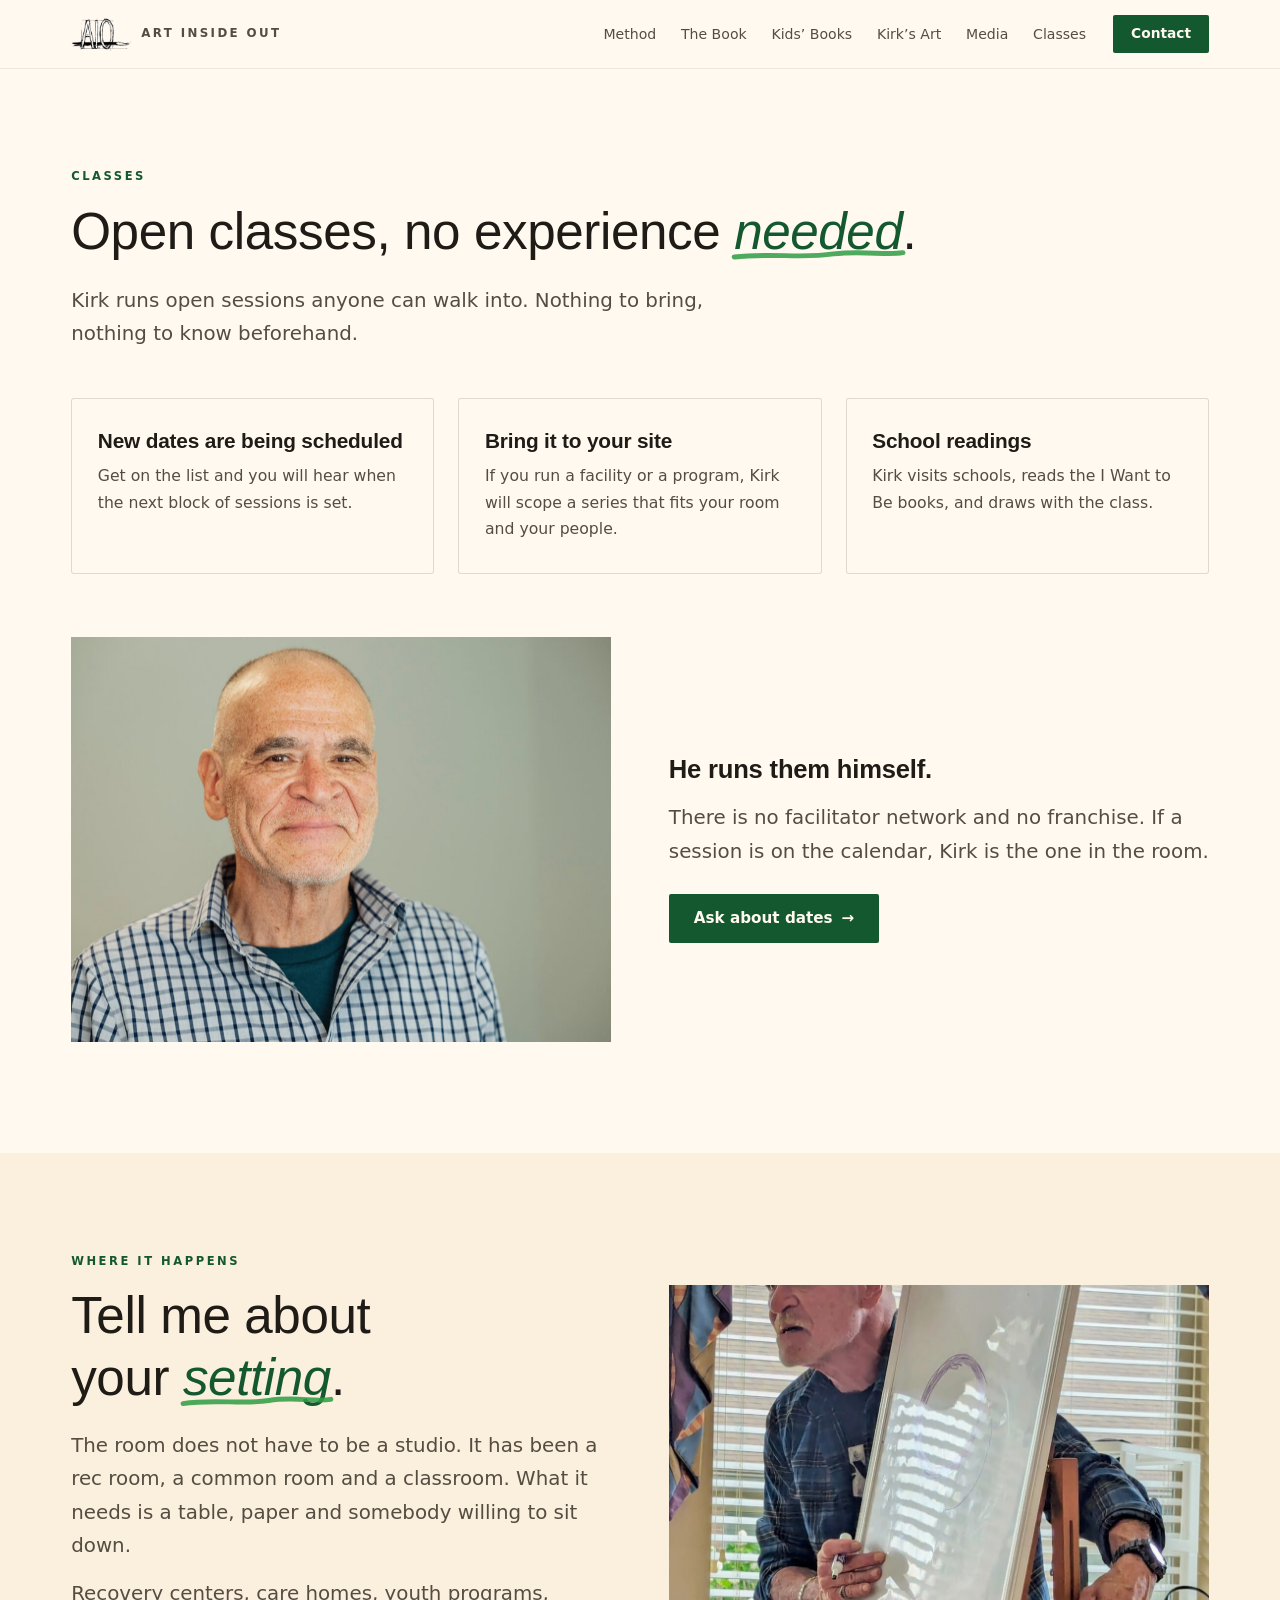
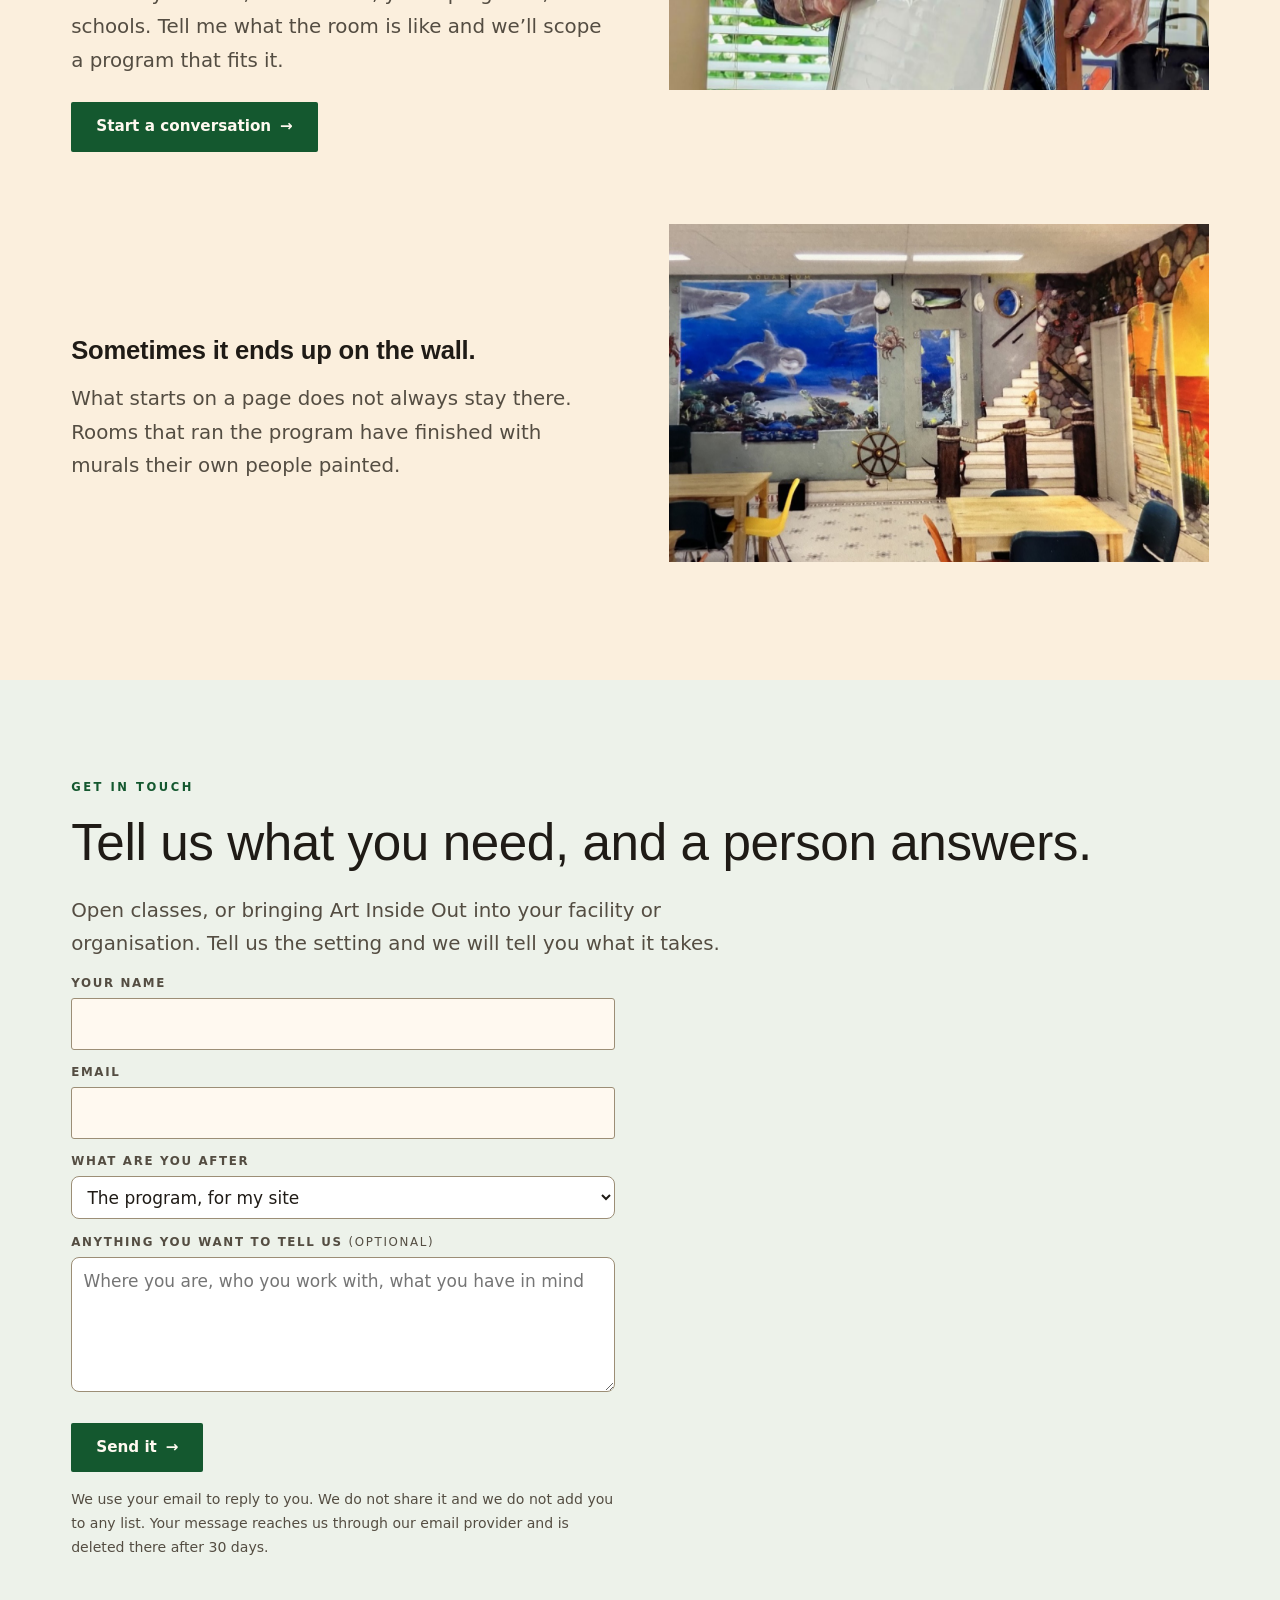
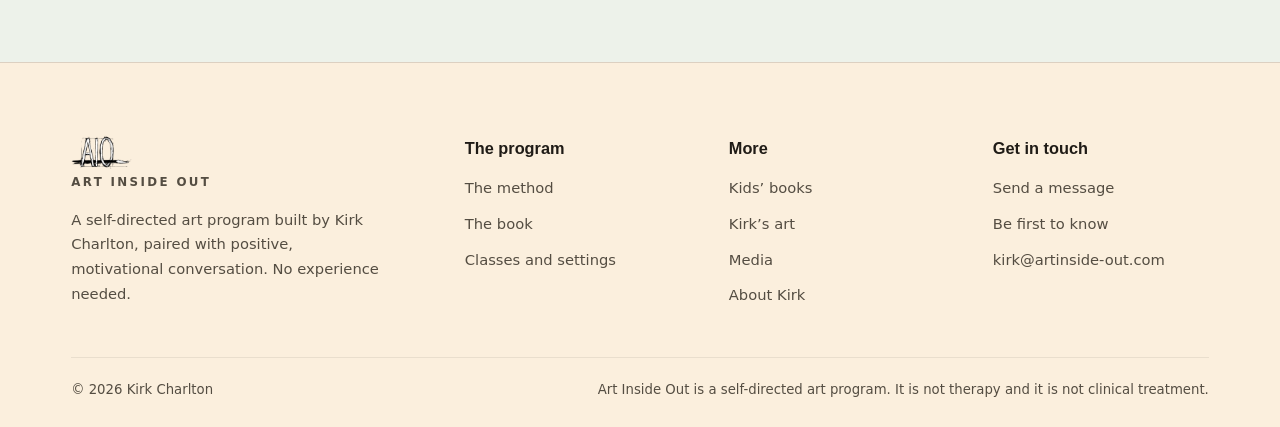
<file: classes.html>
<!doctype html>
<html lang="en">
<head>
<meta charset="utf-8" />
<meta name="viewport" content="width=device-width, initial-scale=1" />
<title>Classes and settings, Art Inside Out</title>
<meta name="description" content="Open classes with no experience needed, and how the program runs inside a recovery center, a care home, a school or a facility." />

<link rel="canonical" href="https://artinside-out.com/classes.html" />
<link rel="icon" href="assets/photos/favicon.png" sizes="any" />
<link rel="apple-touch-icon" href="assets/photos/favicon.png" />
<meta name="theme-color" content="#FFF9F0" />
<meta property="og:type" content="website" />
<meta property="og:site_name" content="Art Inside Out" />
<meta property="og:url" content="https://artinside-out.com/classes.html" />
<meta property="og:title" content="Classes and settings, Art Inside Out" />
<meta property="og:description" content="Open classes with no experience needed, and how the program runs inside a recovery center, a care home, a school or a facility." />
<meta property="og:image" content="https://artinside-out.com/assets/photos/og-card.jpg" />
<meta property="og:image:width" content="1200" />
<meta property="og:image:height" content="630" />
<meta property="og:image:alt" content="A hand-painted aquarium mural covering the walls of a common room, painted by people who ran the Art Inside Out program." />
<meta name="twitter:card" content="summary_large_image" />
<meta name="twitter:title" content="Classes and settings, Art Inside Out" />
<meta name="twitter:description" content="Open classes with no experience needed, and how the program runs inside a recovery center, a care home, a school or a facility." />
<meta name="twitter:image" content="https://artinside-out.com/assets/photos/og-card.jpg" />
<link rel="stylesheet" href="assets/styles.css" />
</head>
<body>
<a class="skip" href="#main">Skip to content</a>

<header class="nav">
  <div class="nav-in">
    <a class="brand" href="index.html">
      <img src="assets/photos/logo.png" alt="Art Inside Out" width="44" height="44" />
      <span>Art Inside Out</span>
    </a>

    <button class="burger" type="button" aria-expanded="false" aria-controls="nav-links">Menu</button>

    <ul class="nav-links" id="nav-links" data-open="false">
      <li><a href="index.html#method">Method</a></li>
      <li><a href="book.html">The Book</a></li>
      <li><a href="kids.html">Kids&rsquo; Books</a></li>
      <li><a href="art.html">Kirk&rsquo;s Art</a></li>
      <li><a href="media.html">Media</a></li>
      <li><a href="classes.html">Classes</a></li>
    </ul>

    <a class="btn btn--solid btn--nav" href="contact.html">Contact</a>
  </div>
</header>

<main id="main">

<section class="band" id="classes" data-drift>
  <div class="wrap">
    <p class="label rise">Classes</p>
    <h2 class="paint">Open classes, no experience <span class="nb"><span class="mark">needed<svg viewBox="0 0 260 20" preserveAspectRatio="none" aria-hidden="true"><path d="M5 13 C 60 6, 106 16, 152 8 C 198 2, 230 11, 255 6" /></svg></span>.</span></h2>
    <p class="lede rise d1">
      Kirk runs open sessions anyone can walk into. Nothing to bring, nothing to know
      beforehand.
    </p>

    <div class="grid-3">
      <article class="card rise d1" data-tilt>
        <h3>New dates are being scheduled</h3>
        <p>Get on the list and you will hear when the next block of sessions is set.</p>
      </article>
      <article class="card rise d2" data-tilt>
        <h3>Bring it to your site</h3>
        <p>If you run a facility or a program, Kirk will scope a series that fits your
           room and your people.</p>
      </article>
      <article class="card rise d3" data-tilt>
        <h3>School readings</h3>
        <p>Kirk visits schools, reads the I Want to Be books, and draws with the class.</p>
      </article>
    </div>

    <div class="duo" style="margin-top:clamp(3rem,6vw,4.5rem)">
      <figure class="shot shot-4x3 settle drift-2">
        <img src="assets/photos/kirk-headshot.jpg" alt="Kirk Charlton, portrait." />
      </figure>
      <div>
        <h3 style="font-size:1.6rem">He runs them himself.</h3>
        <p class="lede rise d1" style="margin-top:1rem">
          There is no facilitator network and no franchise. If a session is on the
          calendar, Kirk is the one in the room.
        </p>
        <p class="rise d2" style="margin-top:1.6rem">
          <a class="btn btn--solid" href="contact.html">Ask about dates <span class="arw" aria-hidden="true">&rarr;</span></a>
        </p>
      </div>
    </div>
  </div>
</section>
<section class="band band-cream" id="program" data-drift>
  <div class="wrap">
    <div class="duo" style="margin-top:0">
      <div>
        <p class="label rise">Where it happens</p>
        <h2 class="paint">Tell me about your <span class="nb"><span class="mark">setting<svg viewBox="0 0 260 20" preserveAspectRatio="none" aria-hidden="true"><path d="M5 14 C 58 6, 106 16, 150 9 C 196 2, 228 12, 255 7" /></svg></span>.</span></h2>
        <p class="lede rise d1">
          The room does not have to be a studio. It has been a rec room, a common room
          and a classroom. What it needs is a table, paper and somebody willing to sit
          down.
        </p>
        <p class="lede rise d2" style="margin-top:.9rem">
          Recovery centers, care homes, youth programs, schools. Tell me what the room
          is like and we&rsquo;ll scope a program that fits it.
        </p>
        <p class="rise d3" style="margin-top:1.6rem">
          <a class="btn btn--solid" href="contact.html">Start a conversation <span class="arw" aria-hidden="true">&rarr;</span></a>
        </p>
      </div>
      <figure class="shot shot-4x3 settle drift-2">
        <img src="assets/photos/kirk-board.jpg" alt="Kirk Charlton holding up a framed board in his studio." />
      </figure>
    </div>

    <div class="duo">
      <figure class="shot shot-wide settle drift-2" style="order:2">
        <img src="assets/photos/mural.jpg" alt="A large hand-painted aquarium mural covering the walls of a common room, with tables and chairs in front of it." />
      </figure>
      <div style="order:1">
        <h3 style="font-size:1.6rem">Sometimes it ends up on the wall.</h3>
        <p class="lede rise d1" style="margin-top:1rem">
          What starts on a page does not always stay there. Rooms that ran the program
          have finished with murals their own people painted.
        </p>
      </div>
    </div>
  </div>
</section>

<section class="band band-sage" id="enquire" data-drift>
  <div class="wrap">
    <p class="label rise">Get in touch</p>
    <h2 class="paint rise">Tell us what you need, and a person answers.</h2>
    <p class="lede rise d1">Open classes, or bringing Art Inside Out into your facility or organisation. Tell us the setting and we will tell you what it takes.</p>

    
    <form data-lead-form data-lead-source="classes" class="lead-form rise d1"
          method="post" action="#enquire" onsubmit="return false;" novalidate>
      <label class="field">
        <span>Your name</span>
        <input type="text" name="name" autocomplete="name" required />
      </label>
      <label class="field">
        <span>Email</span>
        <input type="email" name="email" autocomplete="email" required />
      </label>
      <label class="field">
        <span>What are you after</span>
        <select name="interest">
          <option value="program">The program, for my site</option>
          <option value="books">Books</option>
          <option value="classes">A class or workshop</option>
          <option value="speaking">Speaking or an event</option>
          <option value="mural">A mural or artwork</option>
          <option value="other">Something else</option>
        </select>
      </label>
      <label class="field">
        <span>Anything you want to tell us <em>(optional)</em></span>
        <textarea name="note" rows="4" placeholder="Where you are, who you work with, what you have in mind"></textarea>
      </label>

      
      <div class="hp" aria-hidden="true">
        <label>Company (leave this empty)
          <input type="text" name="company" tabindex="-1" autocomplete="off" />
        </label>
      </div>

      <p style="margin-top:1.4rem">
        <button class="btn btn--solid" type="submit">Send it <span class="arw" aria-hidden="true">&rarr;</span></button>
      </p>

      <p class="lead-status" data-lead-status hidden></p>

      <div class="result" data-lead-fallback hidden>
        Copy the message below and email it to us and we will pick it up.
        <textarea data-lead-copy readonly aria-label="Your message, ready to copy"></textarea>
      </div>

      <p class="lead-fine">We use your email to reply to you. We do not share it and we do not add you to any list. Your message reaches us through our email provider and is deleted there after 30 days.</p>
    </form>

    <noscript>
      <p class="lede">Email us at <a href="mailto:kirk@artinside-out.com">kirk@artinside-out.com</a> and we will come straight back to you.</p>
    </noscript>
  </div>
</section>

</main>

<footer class="site-foot">
  <div class="wrap">
    <div class="foot-grid">
      <div>
        <a class="brand" href="index.html">
          <img src="assets/photos/logo.png" alt="" width="40" height="40" />
          <span>Art Inside Out</span>
        </a>
        <p class="foot-blurb">A self-directed art program built by Kirk Charlton, paired with
        positive, motivational conversation. No experience needed.</p>
      </div>
      <div>
        <h4>The program</h4>
        <ul>
          <li><a href="index.html#method">The method</a></li>
          <li><a href="book.html">The book</a></li>
          <li><a href="classes.html">Classes and settings</a></li>
        </ul>
      </div>
      <div>
        <h4>More</h4>
        <ul>
          <li><a href="kids.html">Kids&rsquo; books</a></li>
          <li><a href="art.html">Kirk&rsquo;s art</a></li>
          <li><a href="media.html">Media</a></li>
          <li><a href="index.html#kirk">About Kirk</a></li>
        </ul>
      </div>
      <div>
        <h4>Get in touch</h4>
        <ul>
          <li><a href="contact.html">Send a message</a></li>
          <li><a href="notify.html">Be first to know</a></li>
          <li><a href="mailto:kirk@artinside-out.com">kirk@artinside-out.com</a></li>
        </ul>
      </div>
    </div>
    <div class="foot-btm">
      <span>&copy; 2026 Kirk Charlton</span>
      <span>Art Inside Out is a self-directed art program. It is not therapy and it is not clinical treatment.</span>
    </div>
  </div>
</footer>

<script src="assets/site.js"></script>
<script src="assets/lead-config.js"></script>
<script src="assets/lead.js"></script>
</body>
</html>
</file>
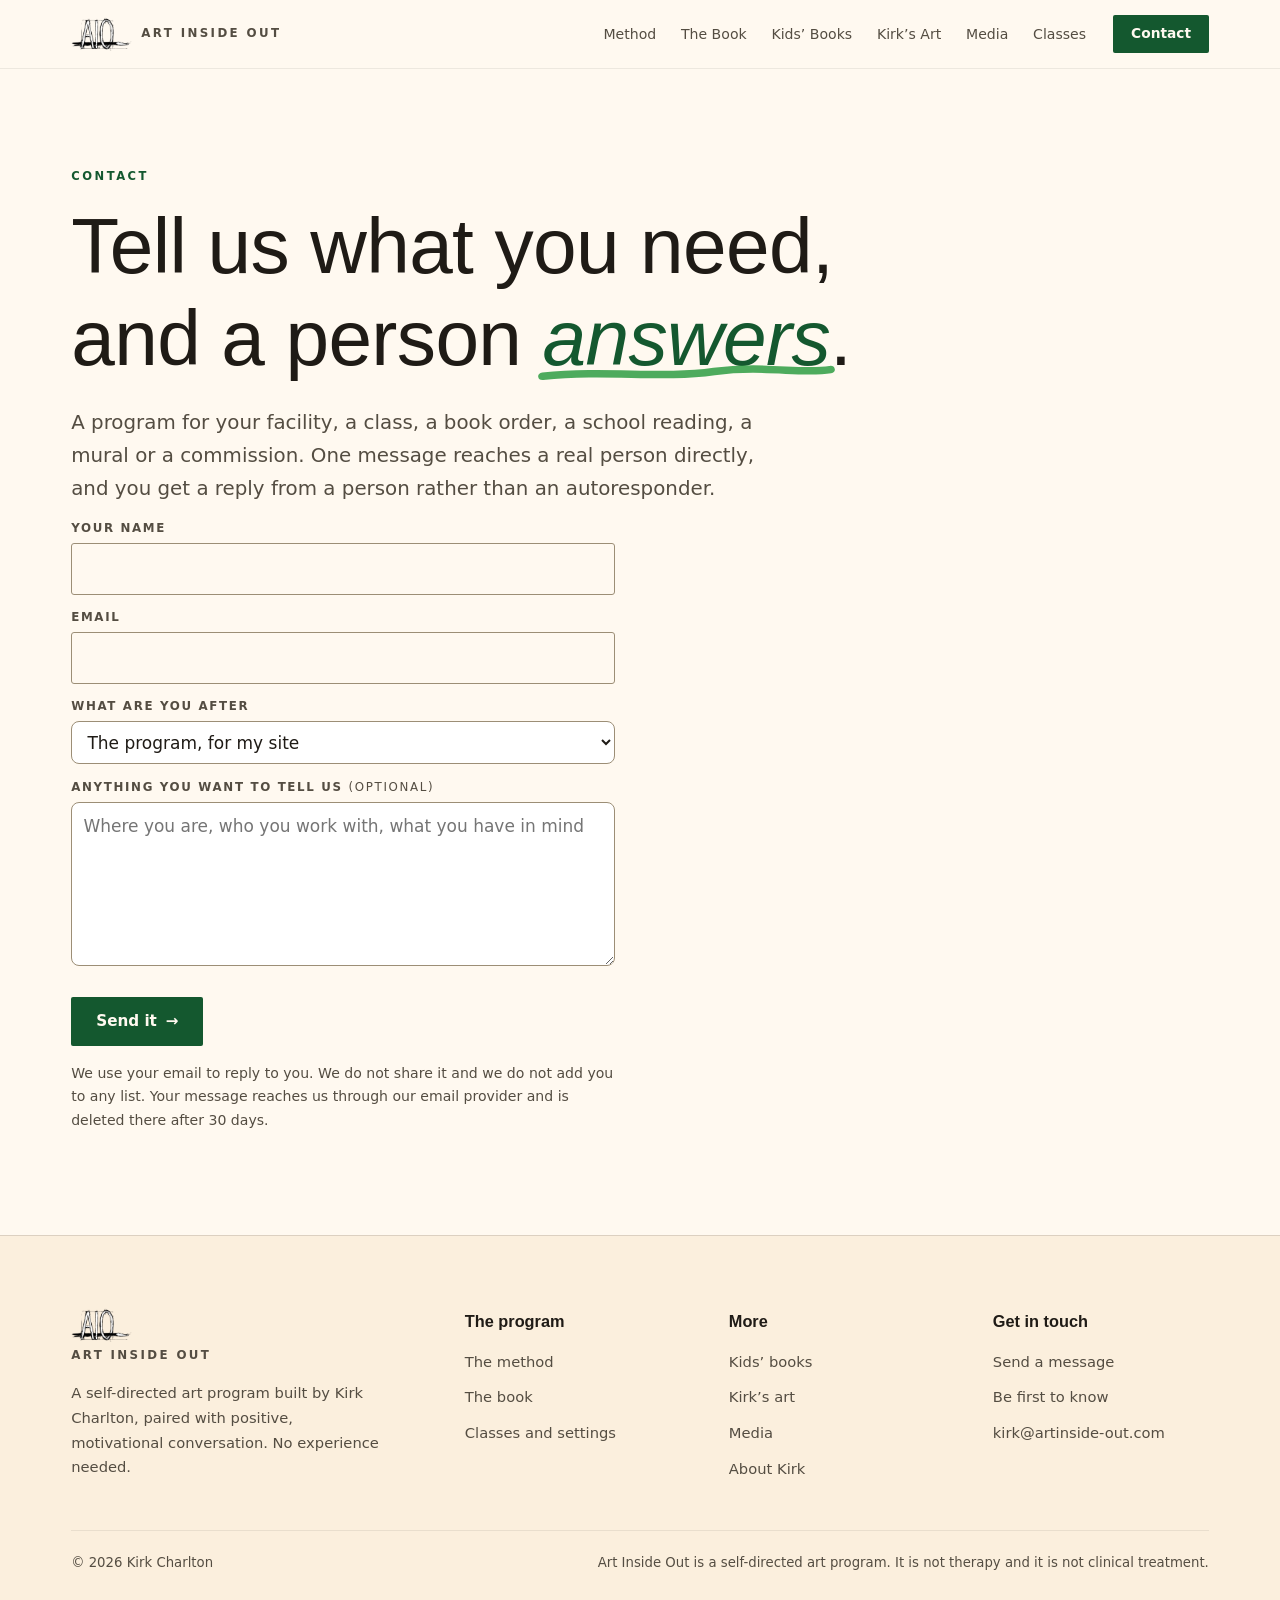
<file: contact.html>
<!doctype html>
<html lang="en">
<head>
<meta charset="utf-8" />
<meta name="viewport" content="width=device-width, initial-scale=1" />
<title>Contact, Art Inside Out</title>
<meta name="description" content="Ask about the program for your site, a class, a book order, a school reading, a mural or a commission. One message reaches a person." />

<link rel="canonical" href="https://artinside-out.com/contact.html" />
<link rel="icon" href="assets/photos/favicon.png" sizes="any" />
<link rel="apple-touch-icon" href="assets/photos/favicon.png" />
<meta name="theme-color" content="#FFF9F0" />
<meta property="og:type" content="website" />
<meta property="og:site_name" content="Art Inside Out" />
<meta property="og:url" content="https://artinside-out.com/contact.html" />
<meta property="og:title" content="Contact, Art Inside Out" />
<meta property="og:description" content="Ask about the program for your site, a class, a book order, a school reading, a mural or a commission. One message reaches a person." />
<meta property="og:image" content="https://artinside-out.com/assets/photos/og-card.jpg" />
<meta property="og:image:width" content="1200" />
<meta property="og:image:height" content="630" />
<meta property="og:image:alt" content="A hand-painted aquarium mural covering the walls of a common room, painted by people who ran the Art Inside Out program." />
<meta name="twitter:card" content="summary_large_image" />
<meta name="twitter:title" content="Contact, Art Inside Out" />
<meta name="twitter:description" content="Ask about the program for your site, a class, a book order, a school reading, a mural or a commission. One message reaches a person." />
<meta name="twitter:image" content="https://artinside-out.com/assets/photos/og-card.jpg" />
<link rel="stylesheet" href="assets/styles.css" />
</head>
<body>
<a class="skip" href="#main">Skip to content</a>

<header class="nav">
  <div class="nav-in">
    <a class="brand" href="index.html">
      <img src="assets/photos/logo.png" alt="Art Inside Out" width="44" height="44" />
      <span>Art Inside Out</span>
    </a>

    <button class="burger" type="button" aria-expanded="false" aria-controls="nav-links">Menu</button>

    <ul class="nav-links" id="nav-links" data-open="false">
      <li><a href="index.html#method">Method</a></li>
      <li><a href="book.html">The Book</a></li>
      <li><a href="kids.html">Kids&rsquo; Books</a></li>
      <li><a href="art.html">Kirk&rsquo;s Art</a></li>
      <li><a href="media.html">Media</a></li>
      <li><a href="classes.html">Classes</a></li>
    </ul>

    <a class="btn btn--solid btn--nav" href="contact.html" aria-current="page">Contact</a>
  </div>
</header>

<main id="main">

<section class="band" id="contact" data-drift>
  <div class="wrap">
    <p class="label rise">Contact</p>
    <h1 class="paint">Tell us what you need, and a person <span class="nb"><span class="mark">answers<svg viewBox="0 0 260 20" preserveAspectRatio="none" aria-hidden="true"><path d="M5 13 C 62 6, 108 16, 154 8 C 198 1, 230 11, 255 6" /></svg></span>.</span></h1>
    <p class="lede rise d1">
      A program for your facility, a class, a book order, a school reading, a mural or a
      commission. One message reaches a real person directly, and you get a reply from a
      person rather than an autoresponder.
    </p>

    
    <form data-lead-form data-lead-source="contact" class="lead-form rise d1"
          method="post" action="#contact" onsubmit="return false;" novalidate>
      <label class="field">
        <span>Your name</span>
        <input type="text" name="name" autocomplete="name" required />
      </label>
      <label class="field">
        <span>Email</span>
        <input type="email" name="email" autocomplete="email" required />
      </label>
      <label class="field">
        <span>What are you after</span>
        <select name="interest">
          <option value="program">The program, for my site</option>
          <option value="books">Books</option>
          <option value="classes">A class or workshop</option>
          <option value="speaking">Speaking or an event</option>
          <option value="reading">A school reading</option>
          <option value="mural">A mural or artwork</option>
          <option value="other">Something else</option>
        </select>
      </label>
      <label class="field">
        <span>Anything you want to tell us <em>(optional)</em></span>
        <textarea name="note" rows="5" placeholder="Where you are, who you work with, what you have in mind"></textarea>
      </label>

      
      <div class="hp" aria-hidden="true">
        <label>Company (leave this empty)
          <input type="text" name="company" tabindex="-1" autocomplete="off" />
        </label>
      </div>

      <p style="margin-top:1.4rem">
        <button class="btn btn--solid" type="submit">Send it <span class="arw" aria-hidden="true">&rarr;</span></button>
      </p>

      <p class="lead-status" data-lead-status hidden></p>

      <div class="result" data-lead-fallback hidden>
        Copy the message below and email it to us and we will pick it up.
        <textarea data-lead-copy readonly aria-label="Your message, ready to copy"></textarea>
      </div>

      <p class="lead-fine">We use your email to reply to you. We do not share it and we do not add you to any list. Your message reaches us through our email provider and is deleted there after 30 days.</p>
    </form>

    <noscript>
      <p class="lede">Email us at <a href="mailto:kirk@artinside-out.com">kirk@artinside-out.com</a> and we will come straight back to you.</p>
    </noscript>
  </div>
</section>

</main>

<footer class="site-foot">
  <div class="wrap">
    <div class="foot-grid">
      <div>
        <a class="brand" href="index.html">
          <img src="assets/photos/logo.png" alt="" width="40" height="40" />
          <span>Art Inside Out</span>
        </a>
        <p class="foot-blurb">A self-directed art program built by Kirk Charlton, paired with
        positive, motivational conversation. No experience needed.</p>
      </div>
      <div>
        <h4>The program</h4>
        <ul>
          <li><a href="index.html#method">The method</a></li>
          <li><a href="book.html">The book</a></li>
          <li><a href="classes.html">Classes and settings</a></li>
        </ul>
      </div>
      <div>
        <h4>More</h4>
        <ul>
          <li><a href="kids.html">Kids&rsquo; books</a></li>
          <li><a href="art.html">Kirk&rsquo;s art</a></li>
          <li><a href="media.html">Media</a></li>
          <li><a href="index.html#kirk">About Kirk</a></li>
        </ul>
      </div>
      <div>
        <h4>Get in touch</h4>
        <ul>
          <li><a href="contact.html">Send a message</a></li>
          <li><a href="notify.html">Be first to know</a></li>
          <li><a href="mailto:kirk@artinside-out.com">kirk@artinside-out.com</a></li>
        </ul>
      </div>
    </div>
    <div class="foot-btm">
      <span>&copy; 2026 Kirk Charlton</span>
      <span>Art Inside Out is a self-directed art program. It is not therapy and it is not clinical treatment.</span>
    </div>
  </div>
</footer>

<script src="assets/site.js"></script>
<script src="assets/lead-config.js"></script>
<script src="assets/lead.js"></script>
</body>
</html>
</file>
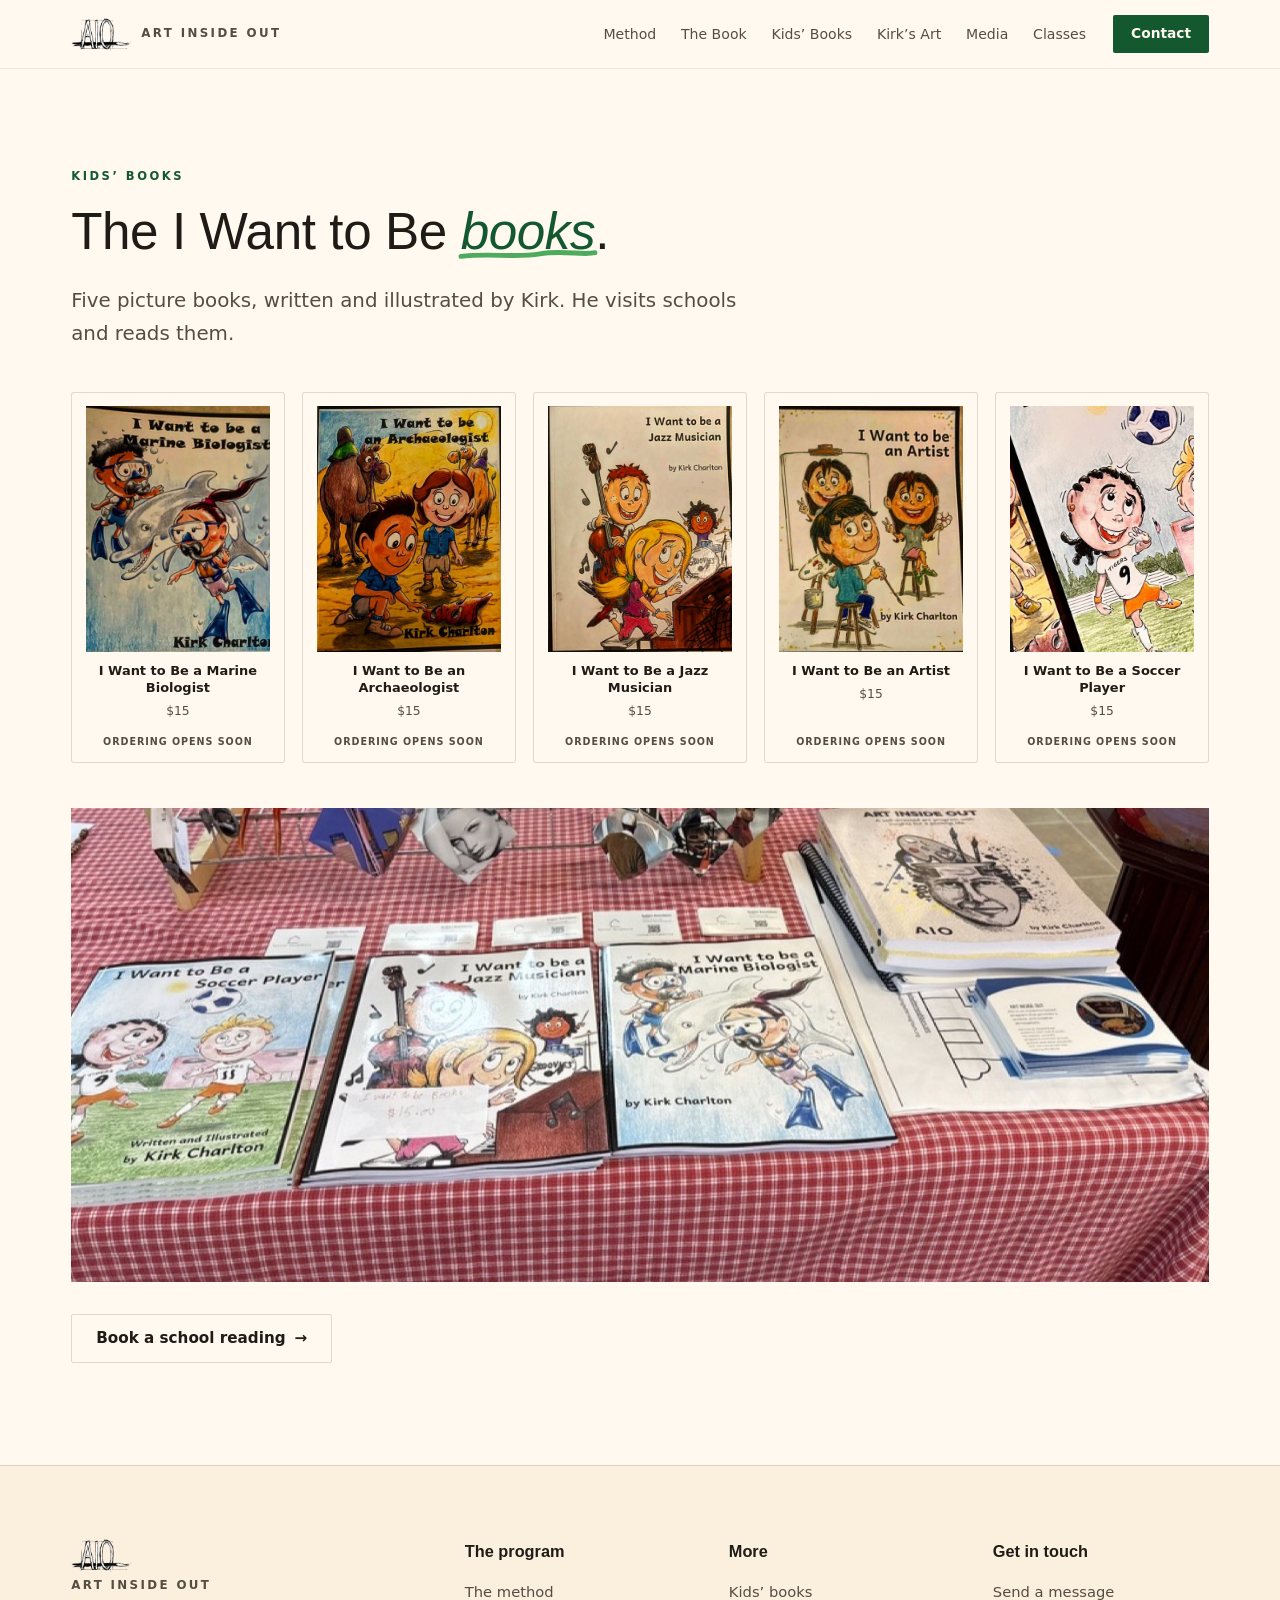
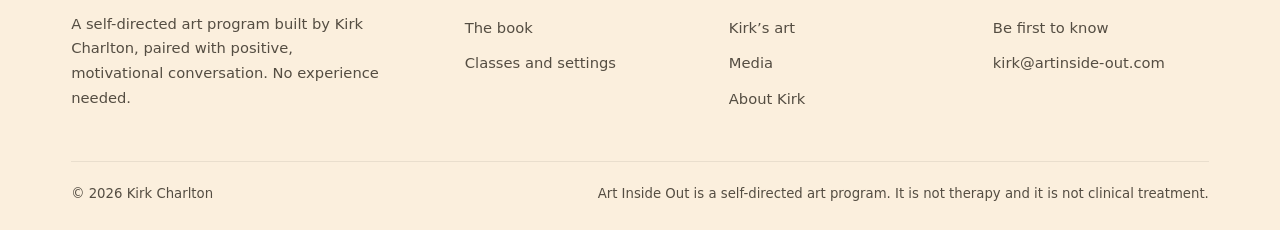
<file: kids.html>
<!doctype html>
<html lang="en">
<head>
<meta charset="utf-8" />
<meta name="viewport" content="width=device-width, initial-scale=1" />
<title>Kids' books, Art Inside Out</title>
<meta name="description" content="The I Want to Be books, written and illustrated by Kirk Charlton. Five titles, and he reads them in schools." />

<link rel="canonical" href="https://artinside-out.com/kids.html" />
<link rel="icon" href="assets/photos/favicon.png" sizes="any" />
<link rel="apple-touch-icon" href="assets/photos/favicon.png" />
<meta name="theme-color" content="#FFF9F0" />
<meta property="og:type" content="website" />
<meta property="og:site_name" content="Art Inside Out" />
<meta property="og:url" content="https://artinside-out.com/kids.html" />
<meta property="og:title" content="Kids' books, Art Inside Out" />
<meta property="og:description" content="The I Want to Be books, written and illustrated by Kirk Charlton. Five titles, and he reads them in schools." />
<meta property="og:image" content="https://artinside-out.com/assets/photos/og-card.jpg" />
<meta property="og:image:width" content="1200" />
<meta property="og:image:height" content="630" />
<meta property="og:image:alt" content="A hand-painted aquarium mural covering the walls of a common room, painted by people who ran the Art Inside Out program." />
<meta name="twitter:card" content="summary_large_image" />
<meta name="twitter:title" content="Kids' books, Art Inside Out" />
<meta name="twitter:description" content="The I Want to Be books, written and illustrated by Kirk Charlton. Five titles, and he reads them in schools." />
<meta name="twitter:image" content="https://artinside-out.com/assets/photos/og-card.jpg" />
<link rel="stylesheet" href="assets/styles.css" />
</head>
<body>
<a class="skip" href="#main">Skip to content</a>

<header class="nav">
  <div class="nav-in">
    <a class="brand" href="index.html">
      <img src="assets/photos/logo.png" alt="Art Inside Out" width="44" height="44" />
      <span>Art Inside Out</span>
    </a>

    <button class="burger" type="button" aria-expanded="false" aria-controls="nav-links">Menu</button>

    <ul class="nav-links" id="nav-links" data-open="false">
      <li><a href="index.html#method">Method</a></li>
      <li><a href="book.html">The Book</a></li>
      <li><a href="kids.html">Kids&rsquo; Books</a></li>
      <li><a href="art.html">Kirk&rsquo;s Art</a></li>
      <li><a href="media.html">Media</a></li>
      <li><a href="classes.html">Classes</a></li>
    </ul>

    <a class="btn btn--solid btn--nav" href="contact.html">Contact</a>
  </div>
</header>

<main id="main">

<section class="band" id="kids" data-drift>
  <div class="wrap">
    <p class="label rise">Kids&rsquo; books</p>
    <h2 class="paint">The I Want to Be <span class="nb"><span class="mark">books<svg viewBox="0 0 260 20" preserveAspectRatio="none" aria-hidden="true"><path d="M5 12 C 60 6, 106 15, 152 8 C 196 1, 230 11, 255 6" /></svg></span>.</span></h2>
    <p class="lede rise d1">
      Five picture books, written and illustrated by Kirk. He visits schools and reads them.
    </p>

    <div class="kids">
      <article class="kid rise d1" data-sku="iwb-marine-biologist"><div class="sq"><img src="assets/photos/kid-marine.jpg" alt="I Want to Be a Marine Biologist, written and illustrated by Kirk Charlton." /></div><b>I Want to Be a Marine Biologist</b><span class="kid-price">$15</span><span class="soon">Ordering opens soon</span></article>
      <article class="kid rise d1" data-sku="iwb-archaeologist"><div class="sq"><img src="assets/photos/kid-archaeologist.jpg" alt="I Want to Be an Archaeologist, written and illustrated by Kirk Charlton." /></div><b>I Want to Be an Archaeologist</b><span class="kid-price">$15</span><span class="soon">Ordering opens soon</span></article>
      <article class="kid rise d2" data-sku="iwb-jazz-musician"><div class="sq"><img src="assets/photos/kid-jazz.jpg" alt="I Want to Be a Jazz Musician, written and illustrated by Kirk Charlton." /></div><b>I Want to Be a Jazz Musician</b><span class="kid-price">$15</span><span class="soon">Ordering opens soon</span></article>
      <article class="kid rise d2" data-sku="iwb-artist"><div class="sq"><img src="assets/photos/kid-artist.jpg" alt="I Want to Be an Artist, written and illustrated by Kirk Charlton." /></div><b>I Want to Be an Artist</b><span class="kid-price">$15</span><span class="soon">Ordering opens soon</span></article>
      <article class="kid rise d3" data-sku="iwb-soccer-player"><div class="sq"><img src="assets/photos/kid-soccer.jpg" alt="I Want to Be a Soccer Player, written and illustrated by Kirk Charlton." /></div><b>I Want to Be a Soccer Player</b><span class="kid-price">$15</span><span class="soon">Ordering opens soon</span></article>
    </div>

    <figure class="shot shot-band settle" style="margin-top:2.8rem">
      <img src="assets/photos/books-display.jpg" alt="Kirk Charlton's children's books laid out on a market table beside an Art Inside Out copy." />
      <figcaption>The books on a market table.</figcaption>
    </figure>

    <p class="rise" style="margin-top:2rem">
      <a class="btn btn--ghost" href="contact.html">Book a school reading <span class="arw" aria-hidden="true">&rarr;</span></a>
    </p>
  </div>
</section>
</main>

<footer class="site-foot">
  <div class="wrap">
    <div class="foot-grid">
      <div>
        <a class="brand" href="index.html">
          <img src="assets/photos/logo.png" alt="" width="40" height="40" />
          <span>Art Inside Out</span>
        </a>
        <p class="foot-blurb">A self-directed art program built by Kirk Charlton, paired with
        positive, motivational conversation. No experience needed.</p>
      </div>
      <div>
        <h4>The program</h4>
        <ul>
          <li><a href="index.html#method">The method</a></li>
          <li><a href="book.html">The book</a></li>
          <li><a href="classes.html">Classes and settings</a></li>
        </ul>
      </div>
      <div>
        <h4>More</h4>
        <ul>
          <li><a href="kids.html">Kids&rsquo; books</a></li>
          <li><a href="art.html">Kirk&rsquo;s art</a></li>
          <li><a href="media.html">Media</a></li>
          <li><a href="index.html#kirk">About Kirk</a></li>
        </ul>
      </div>
      <div>
        <h4>Get in touch</h4>
        <ul>
          <li><a href="contact.html">Send a message</a></li>
          <li><a href="notify.html">Be first to know</a></li>
          <li><a href="mailto:kirk@artinside-out.com">kirk@artinside-out.com</a></li>
        </ul>
      </div>
    </div>
    <div class="foot-btm">
      <span>&copy; 2026 Kirk Charlton</span>
      <span>Art Inside Out is a self-directed art program. It is not therapy and it is not clinical treatment.</span>
    </div>
  </div>
</footer>

<script src="assets/site.js"></script>

<script src="assets/store-data.js"></script>
<script src="assets/store.js"></script>
<script src="assets/reserve-config.js"></script>
<script src="assets/reserve.js"></script>
</body>
</html>
</file>
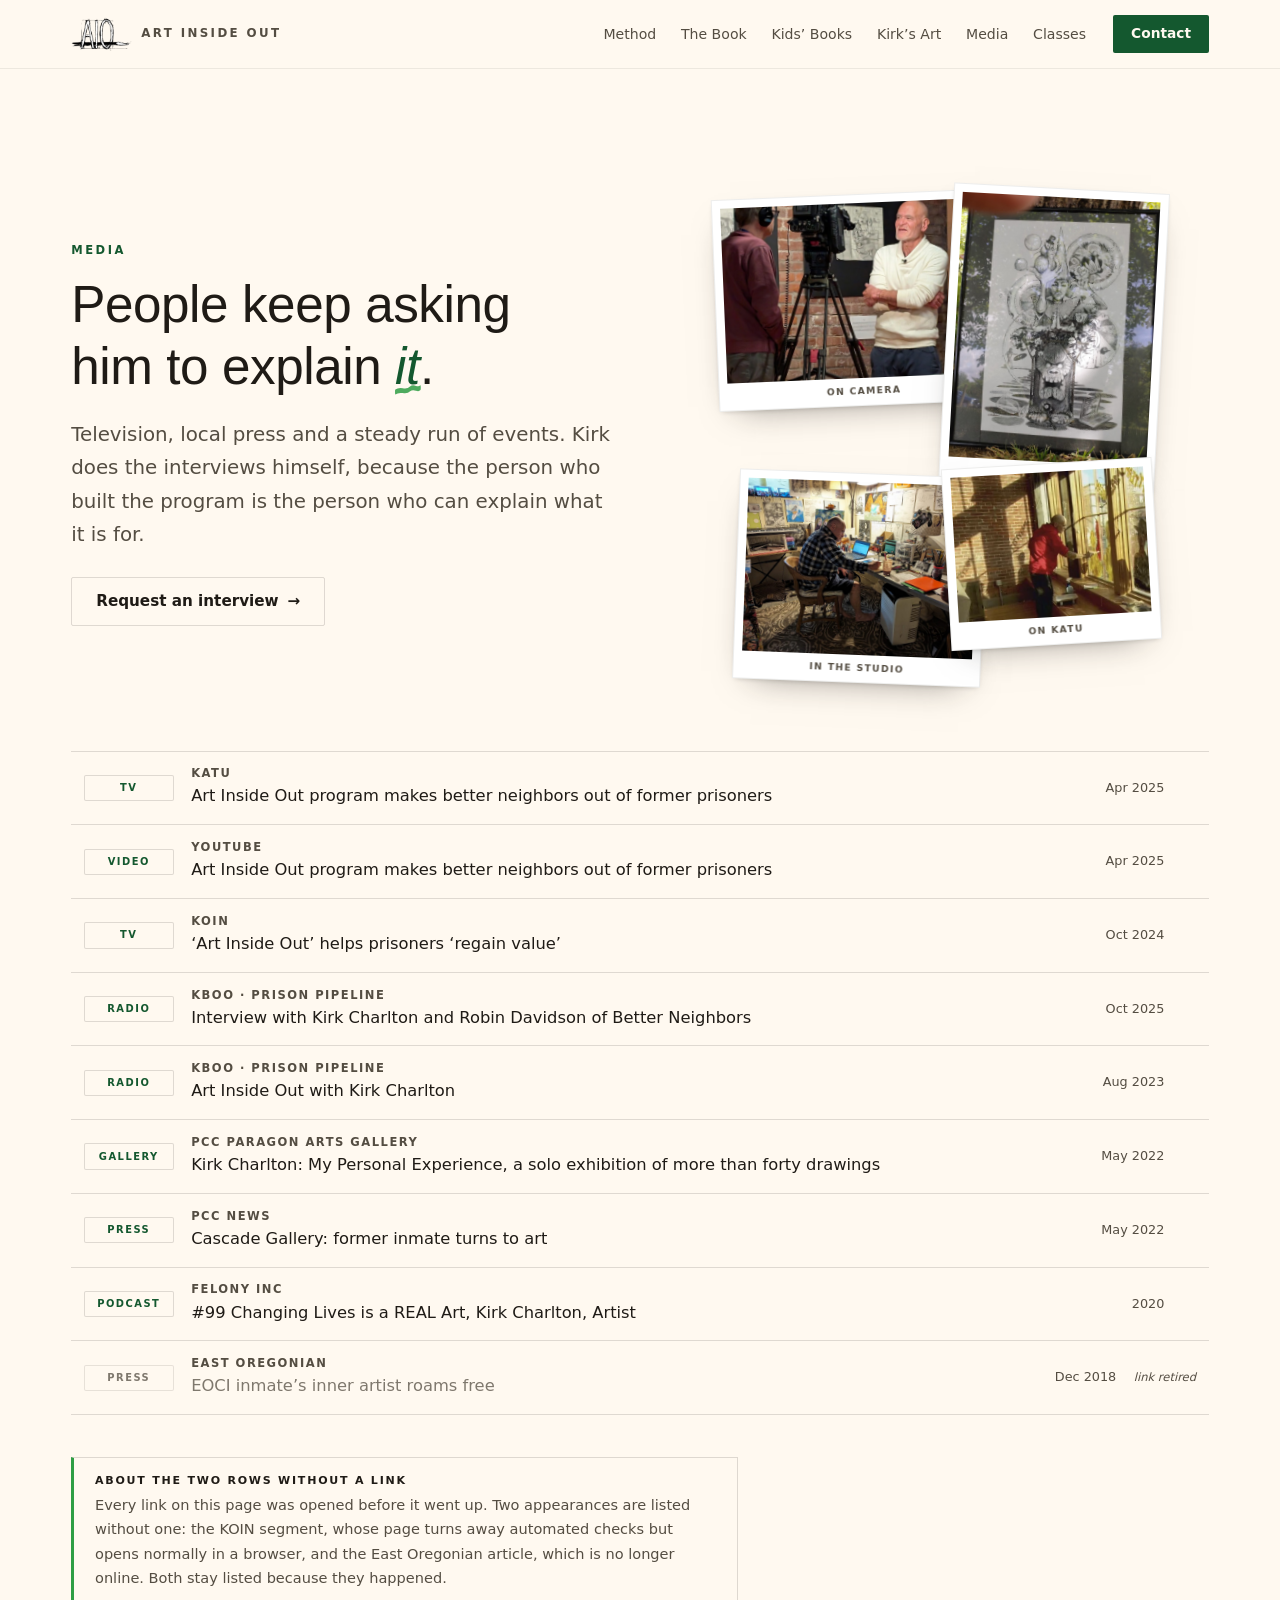
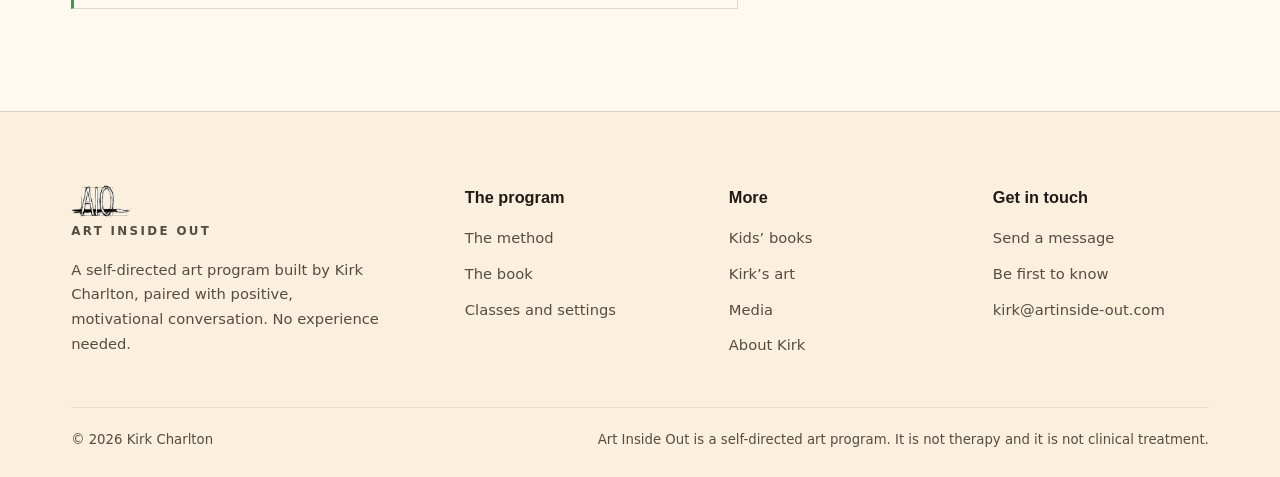
<file: media.html>
<!doctype html>
<html lang="en">
<head>
<meta charset="utf-8" />
<meta name="viewport" content="width=device-width, initial-scale=1" />
<title>Media, Art Inside Out</title>
<meta name="description" content="Television, radio, podcasts, press and galleries. Every appearance Art Inside Out has made, linked to the outlet that ran it." />

<link rel="canonical" href="https://artinside-out.com/media.html" />
<link rel="icon" href="assets/photos/favicon.png" sizes="any" />
<link rel="apple-touch-icon" href="assets/photos/favicon.png" />
<meta name="theme-color" content="#FFF9F0" />
<meta property="og:type" content="website" />
<meta property="og:site_name" content="Art Inside Out" />
<meta property="og:url" content="https://artinside-out.com/media.html" />
<meta property="og:title" content="Media, Art Inside Out" />
<meta property="og:description" content="Television, radio, podcasts, press and galleries. Every appearance Art Inside Out has made, linked to the outlet that ran it." />
<meta property="og:image" content="https://artinside-out.com/assets/photos/og-card.jpg" />
<meta property="og:image:width" content="1200" />
<meta property="og:image:height" content="630" />
<meta property="og:image:alt" content="A hand-painted aquarium mural covering the walls of a common room, painted by people who ran the Art Inside Out program." />
<meta name="twitter:card" content="summary_large_image" />
<meta name="twitter:title" content="Media, Art Inside Out" />
<meta name="twitter:description" content="Television, radio, podcasts, press and galleries. Every appearance Art Inside Out has made, linked to the outlet that ran it." />
<meta name="twitter:image" content="https://artinside-out.com/assets/photos/og-card.jpg" />
<link rel="stylesheet" href="assets/styles.css" />
</head>
<body>
<a class="skip" href="#main">Skip to content</a>

<header class="nav">
  <div class="nav-in">
    <a class="brand" href="index.html">
      <img src="assets/photos/logo.png" alt="Art Inside Out" width="44" height="44" />
      <span>Art Inside Out</span>
    </a>

    <button class="burger" type="button" aria-expanded="false" aria-controls="nav-links">Menu</button>

    <ul class="nav-links" id="nav-links" data-open="false">
      <li><a href="index.html#method">Method</a></li>
      <li><a href="book.html">The Book</a></li>
      <li><a href="kids.html">Kids&rsquo; Books</a></li>
      <li><a href="art.html">Kirk&rsquo;s Art</a></li>
      <li><a href="media.html">Media</a></li>
      <li><a href="classes.html">Classes</a></li>
    </ul>

    <a class="btn btn--solid btn--nav" href="contact.html">Contact</a>
  </div>
</header>

<main id="main">

<section class="band" id="media" data-drift>
  <div class="wrap">
    <div class="duo" style="margin-top:0">
      <div>
        <p class="label rise">Media</p>
        <h2 class="paint">People keep asking him to explain <span class="nb"><span class="mark">it<svg viewBox="0 0 260 20" preserveAspectRatio="none" aria-hidden="true"><path d="M4 13 C 58 6, 106 16, 152 8 C 196 2, 228 12, 256 6" /></svg></span>.</span></h2>
        <p class="lede rise d1">
          Television, local press and a steady run of events. Kirk does the interviews
          himself, because the person who built the program is the person who can
          explain what it is for.
        </p>
        <p class="rise d2" style="margin-top:1.6rem">
          <a class="btn btn--ghost" href="contact.html">Request an interview <span class="arw" aria-hidden="true">&rarr;</span></a>
        </p>
      </div>

      
      <div class="hang">
        <figure class="frame drift-2" style="--rot:-2.4deg;left:0%;top:1%;width:55%">
          <img src="assets/photos/interview.jpg" alt="Kirk Charlton talking to camera during a television interview." style="aspect-ratio:14/9" />
          <figcaption>On camera</figcaption>
        </figure>
        <figure class="frame drift-3" style="--rot:3.1deg;right:0%;top:0%;width:41%">
          <img src="assets/photos/drawing.jpg" alt="A framed pen drawing by Kirk Charlton." style="aspect-ratio:3/4" />
          <figcaption>The work</figcaption>
        </figure>
        <figure class="frame drift-2" style="--rot:2.2deg;left:4%;bottom:0%;width:47%">
          <img src="assets/photos/kirk-studio.jpg" alt="Kirk Charlton working at his desk in his studio." style="aspect-ratio:4/3" />
          <figcaption>In the studio</figcaption>
        </figure>
        <figure class="frame drift-3" style="--rot:-3.4deg;right:1%;bottom:7%;width:40%">
          
          <img src="assets/photos/media-katu.jpg" alt="A still from the KATU news story, painting a window display." style="aspect-ratio:4/3" />
          <figcaption>On KATU</figcaption>
        </figure>
      </div>
    </div>

    <ul class="mbars rise">
      <li><a href="https://katu.com/features/art-inside-out-program-makes-better-neighbors-out-of-former-prisoners" target="_blank" rel="noopener">
        <span class="mtype">TV</span>
        <span class="mwhat"><b>KATU</b><span>Art Inside Out program makes better neighbors out of former prisoners</span></span>
        <span class="mwhen">Apr 2025</span><span class="mgo" aria-hidden="true">&rarr;</span></a></li>

      <li><a href="https://www.youtube.com/shorts/OX49JTDI6tA" target="_blank" rel="noopener">
        <span class="mtype">Video</span>
        <span class="mwhat"><b>YouTube</b><span>Art Inside Out program makes better neighbors out of former prisoners</span></span>
        <span class="mwhen">Apr 2025</span><span class="mgo" aria-hidden="true">&rarr;</span></a></li>

      <li><a href="https://www.koin.com/news/oregon/art-inside-out-helps-prisoners-regain-value/" target="_blank" rel="noopener">
        <span class="mtype">TV</span>
        <span class="mwhat"><b>KOIN</b><span>&lsquo;Art Inside Out&rsquo; helps prisoners &lsquo;regain value&rsquo;</span></span>
        <span class="mwhen">Oct 2024</span><span class="mgo" aria-hidden="true">&rarr;</span></a></li>

      <li><a href="https://kboo.fm/media/129648-prison-pipeline-interview-kirk-charlton-and-robin-davidson-better-neighbors" target="_blank" rel="noopener">
        <span class="mtype">Radio</span>
        <span class="mwhat"><b>KBOO &middot; Prison Pipeline</b><span>Interview with Kirk Charlton and Robin Davidson of Better Neighbors</span></span>
        <span class="mwhen">Oct 2025</span><span class="mgo" aria-hidden="true">&rarr;</span></a></li>

      <li><a href="https://kboo.fm/media/117681-art-inside-out-kirk-charlton" target="_blank" rel="noopener">
        <span class="mtype">Radio</span>
        <span class="mwhat"><b>KBOO &middot; Prison Pipeline</b><span>Art Inside Out with Kirk Charlton</span></span>
        <span class="mwhen">Aug 2023</span><span class="mgo" aria-hidden="true">&rarr;</span></a></li>

      <li><a href="https://www.pcc.edu/galleries/2022/04/19/kirk-charlton-my-personal-experience/" target="_blank" rel="noopener">
        <span class="mtype">Gallery</span>
        <span class="mwhat"><b>PCC Paragon Arts Gallery</b><span>Kirk Charlton: My Personal Experience, a solo exhibition of more than forty drawings</span></span>
        <span class="mwhen">May 2022</span><span class="mgo" aria-hidden="true">&rarr;</span></a></li>

      <li><a href="https://www.pcc.edu/news/2022/05/kirk-charltons-my-personal-experience-exhibit-continues-at-the-paragon-gallery/" target="_blank" rel="noopener">
        <span class="mtype">Press</span>
        <span class="mwhat"><b>PCC News</b><span>Cascade Gallery: former inmate turns to art</span></span>
        <span class="mwhen">May 2022</span><span class="mgo" aria-hidden="true">&rarr;</span></a></li>

      <li><a href="https://podcasts.apple.com/us/podcast/99-changing-lives-is-a-real-art-kirk-charlton-artist/id1381227705?i=1000473055020" target="_blank" rel="noopener">
        <span class="mtype">Podcast</span>
        <span class="mwhat"><b>Felony Inc</b><span>#99 Changing Lives is a REAL Art, Kirk Charlton, Artist</span></span>
        <span class="mwhen">2020</span><span class="mgo" aria-hidden="true">&rarr;</span></a></li>

      <li><div class="dead">
        <span class="mtype">Press</span>
        <span class="mwhat"><b>East Oregonian</b><span>EOCI inmate&rsquo;s inner artist roams free</span></span>
        <span class="mwhen">Dec 2018</span><span class="mnote">link retired</span></div></li>
    </ul>

    <div class="note rise">
      <b>About the two rows without a link</b>
      Every link on this page was opened before it went up. Two appearances are
      listed without one: the KOIN segment, whose page turns away automated
      checks but opens normally in a browser, and the East Oregonian article,
      which is no longer online. Both stay listed because they happened.
    </div>
  </div>
</section>
</main>

<footer class="site-foot">
  <div class="wrap">
    <div class="foot-grid">
      <div>
        <a class="brand" href="index.html">
          <img src="assets/photos/logo.png" alt="" width="40" height="40" />
          <span>Art Inside Out</span>
        </a>
        <p class="foot-blurb">A self-directed art program built by Kirk Charlton, paired with
        positive, motivational conversation. No experience needed.</p>
      </div>
      <div>
        <h4>The program</h4>
        <ul>
          <li><a href="index.html#method">The method</a></li>
          <li><a href="book.html">The book</a></li>
          <li><a href="classes.html">Classes and settings</a></li>
        </ul>
      </div>
      <div>
        <h4>More</h4>
        <ul>
          <li><a href="kids.html">Kids&rsquo; books</a></li>
          <li><a href="art.html">Kirk&rsquo;s art</a></li>
          <li><a href="media.html">Media</a></li>
          <li><a href="index.html#kirk">About Kirk</a></li>
        </ul>
      </div>
      <div>
        <h4>Get in touch</h4>
        <ul>
          <li><a href="contact.html">Send a message</a></li>
          <li><a href="notify.html">Be first to know</a></li>
          <li><a href="mailto:kirk@artinside-out.com">kirk@artinside-out.com</a></li>
        </ul>
      </div>
    </div>
    <div class="foot-btm">
      <span>&copy; 2026 Kirk Charlton</span>
      <span>Art Inside Out is a self-directed art program. It is not therapy and it is not clinical treatment.</span>
    </div>
  </div>
</footer>

<script src="assets/site.js"></script>
</body>
</html>
</file>
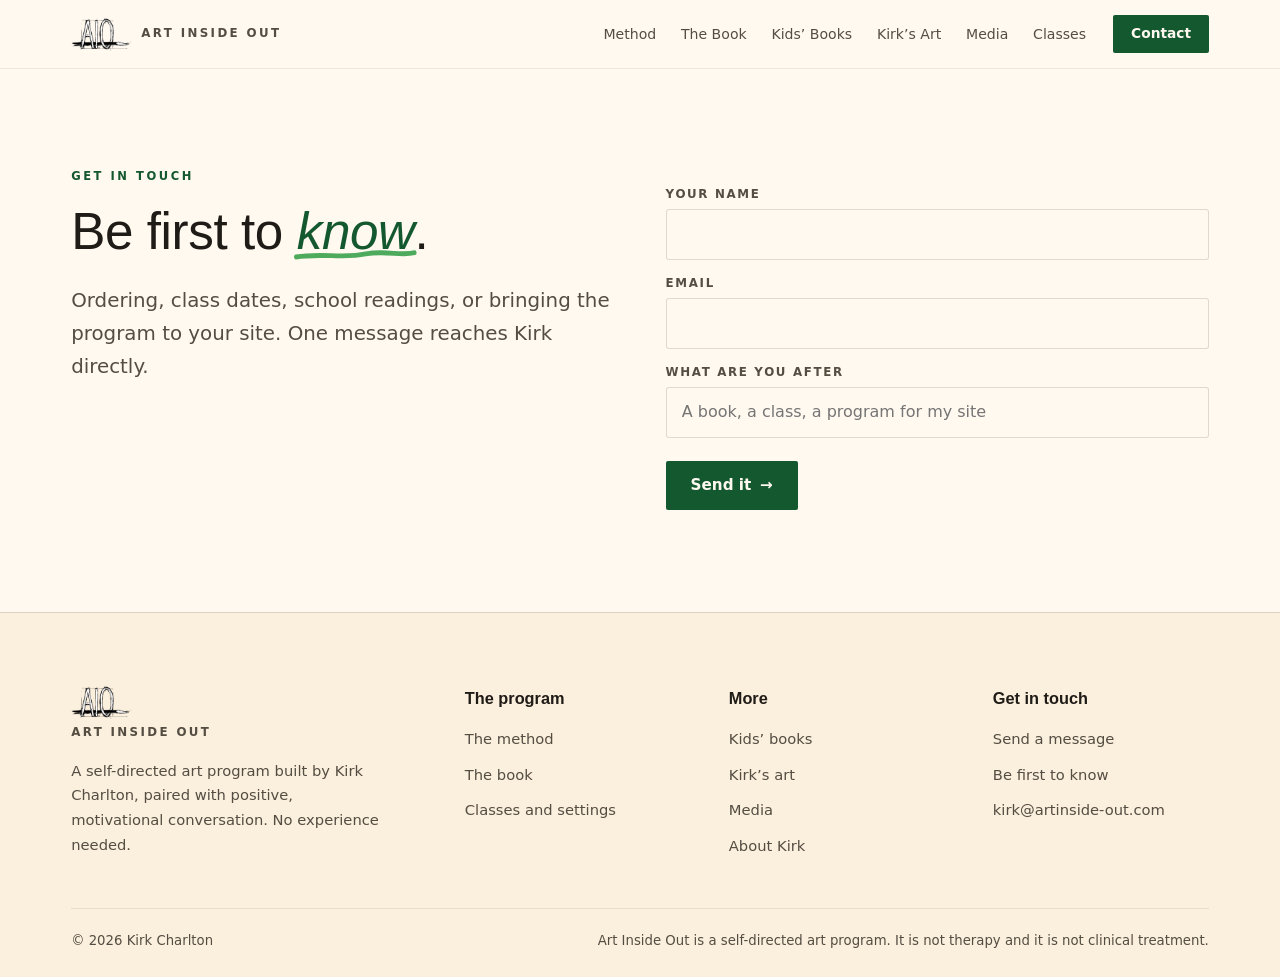
<file: notify.html>
<!doctype html>
<html lang="en">
<head>
<meta charset="utf-8" />
<meta name="viewport" content="width=device-width, initial-scale=1" />
<title>Get in touch, Art Inside Out</title>
<meta name="description" content="Ordering, class dates, school readings, or bringing the Art Inside Out program to your site. One message reaches Kirk directly." />

<link rel="canonical" href="https://artinside-out.com/notify.html" />
<link rel="icon" href="assets/photos/favicon.png" sizes="any" />
<link rel="apple-touch-icon" href="assets/photos/favicon.png" />
<meta name="theme-color" content="#FFF9F0" />
<meta property="og:type" content="website" />
<meta property="og:site_name" content="Art Inside Out" />
<meta property="og:url" content="https://artinside-out.com/notify.html" />
<meta property="og:title" content="Get in touch, Art Inside Out" />
<meta property="og:description" content="Ordering, class dates, school readings, or bringing the Art Inside Out program to your site. One message reaches Kirk directly." />
<meta property="og:image" content="https://artinside-out.com/assets/photos/og-card.jpg" />
<meta property="og:image:width" content="1200" />
<meta property="og:image:height" content="630" />
<meta property="og:image:alt" content="A hand-painted aquarium mural covering the walls of a common room, painted by people who ran the Art Inside Out program." />
<meta name="twitter:card" content="summary_large_image" />
<meta name="twitter:title" content="Get in touch, Art Inside Out" />
<meta name="twitter:description" content="Ordering, class dates, school readings, or bringing the Art Inside Out program to your site. One message reaches Kirk directly." />
<meta name="twitter:image" content="https://artinside-out.com/assets/photos/og-card.jpg" />
<link rel="stylesheet" href="assets/styles.css" />
</head>
<body>
<a class="skip" href="#main">Skip to content</a>

<header class="nav">
  <div class="nav-in">
    <a class="brand" href="index.html">
      <img src="assets/photos/logo.png" alt="Art Inside Out" width="44" height="44" />
      <span>Art Inside Out</span>
    </a>

    <button class="burger" type="button" aria-expanded="false" aria-controls="nav-links">Menu</button>

    <ul class="nav-links" id="nav-links" data-open="false">
      <li><a href="index.html#method">Method</a></li>
      <li><a href="book.html">The Book</a></li>
      <li><a href="kids.html">Kids&rsquo; Books</a></li>
      <li><a href="art.html">Kirk&rsquo;s Art</a></li>
      <li><a href="media.html">Media</a></li>
      <li><a href="classes.html">Classes</a></li>
    </ul>

    <a class="btn btn--solid btn--nav" href="contact.html">Contact</a>
  </div>
</header>

<main id="main">

<section class="band" id="notify" data-drift>
  <div class="wrap">
    <div class="signup">
      <div>
        <p class="label rise">Get in touch</p>
        <h2 class="paint">Be first to <span class="nb"><span class="mark">know<svg viewBox="0 0 260 20" preserveAspectRatio="none" aria-hidden="true"><path d="M4 13 C 58 6, 106 16, 152 8 C 196 2, 228 12, 256 6" /></svg></span>.</span></h2>
        <p class="lede rise d1">
          Ordering, class dates, school readings, or bringing the program to your
          site. One message reaches Kirk directly.
        </p>
      </div>

      <form id="notify-form" class="rise d1" novalidate>
        <label class="field">
          <span>Your name</span>
          <input type="text" name="name" autocomplete="name" />
        </label>
        <label class="field">
          <span>Email</span>
          <input type="email" name="email" autocomplete="email" required />
        </label>
        <label class="field">
          <span>What are you after</span>
          <input type="text" name="about" placeholder="A book, a class, a program for my site" />
        </label>
        <p style="margin-top:1.4rem">
          <button class="btn btn--solid" type="submit">Send it <span class="arw" aria-hidden="true">&rarr;</span></button>
        </p>

        
        <div class="result" id="notify-result" hidden>
          <b>Your email app should have opened.</b> If it did not, nothing has been sent
          yet. Copy the message below and send it to Kirk yourself.
          <textarea id="notify-text" readonly aria-label="Your message, ready to copy"></textarea>
          <p style="margin-top:.8rem">
            <button class="btn btn--ghost" type="button" id="notify-copy">Copy the message</button>
          </p>
        </div>
      </form>
    </div>
  </div>
</section>
</main>

<footer class="site-foot">
  <div class="wrap">
    <div class="foot-grid">
      <div>
        <a class="brand" href="index.html">
          <img src="assets/photos/logo.png" alt="" width="40" height="40" />
          <span>Art Inside Out</span>
        </a>
        <p class="foot-blurb">A self-directed art program built by Kirk Charlton, paired with
        positive, motivational conversation. No experience needed.</p>
      </div>
      <div>
        <h4>The program</h4>
        <ul>
          <li><a href="index.html#method">The method</a></li>
          <li><a href="book.html">The book</a></li>
          <li><a href="classes.html">Classes and settings</a></li>
        </ul>
      </div>
      <div>
        <h4>More</h4>
        <ul>
          <li><a href="kids.html">Kids&rsquo; books</a></li>
          <li><a href="art.html">Kirk&rsquo;s art</a></li>
          <li><a href="media.html">Media</a></li>
          <li><a href="index.html#kirk">About Kirk</a></li>
        </ul>
      </div>
      <div>
        <h4>Get in touch</h4>
        <ul>
          <li><a href="contact.html">Send a message</a></li>
          <li><a href="notify.html">Be first to know</a></li>
          <li><a href="mailto:kirk@artinside-out.com">kirk@artinside-out.com</a></li>
        </ul>
      </div>
    </div>
    <div class="foot-btm">
      <span>&copy; 2026 Kirk Charlton</span>
      <span>Art Inside Out is a self-directed art program. It is not therapy and it is not clinical treatment.</span>
    </div>
  </div>
</footer>

<script src="assets/site.js"></script>
</body>
</html>
</file>
<file: assets/styles.css>
:root{
  --display:"Optima","Optima nova",Candara,"Gill Sans","Gill Sans MT","Trebuchet MS",sans-serif;
  --text:"Avenir Next",Avenir,"Segoe UI",system-ui,-apple-system,Helvetica,Arial,sans-serif;

  --paper:#FFF9F0;
  --cream:#FBEFDD;   
  --sage:#EDF2EA;

  --ink:#1F1B16;     
  --soft:#544D42;    
  --forest:#14582F;  

  --green:#2F9E44;   
  --gold:#F6B01E;    

  --rule:rgba(31,27,22,.14);
  --rule-2:rgba(31,27,22,.08);
  --wide:1240px;
  --pad:clamp(1.15rem,4vw,3.5rem);
  --nav-h:68px;
}

*{box-sizing:border-box}
html{scroll-behavior:smooth;scroll-padding-top:calc(var(--nav-h) + 12px)}
@media (prefers-reduced-motion:reduce){html{scroll-behavior:auto}}
body{
  margin:0;background:var(--paper);color:var(--ink);
  font:400 17px/1.68 var(--text);-webkit-font-smoothing:antialiased;
  overflow-x:hidden;
}
p{margin:0}
a{color:inherit}
img{max-width:100%;display:block}

h1,h2,h3{font-family:var(--display);font-weight:400;margin:0;letter-spacing:-.008em}

h1{font-size:clamp(2.6rem,6.6vw,4.9rem);line-height:1.17;text-wrap:balance}
h2{font-size:clamp(1.95rem,4.4vw,3.2rem);line-height:1.2;text-wrap:balance}
h3{font-family:var(--display);font-size:1.3rem;line-height:1.24;font-weight:600}

.wrap{width:min(var(--wide),100%);margin-inline:auto;padding-inline:var(--pad)}
.band{padding-block:clamp(3.6rem,8vw,7rem);position:relative}
.band-cream{background:var(--cream)}
.band-sage{background:var(--sage)}

.label{
  font:600 .72rem/1 var(--text);letter-spacing:.22em;text-transform:uppercase;
  color:var(--forest);margin-bottom:1.15rem;
}
.lede{font-size:clamp(1.06rem,1.85vw,1.24rem);color:var(--soft);max-width:56ch;margin-top:1.3rem}

.skip{position:absolute;left:-9999px}
.skip:focus{left:1rem;top:1rem;z-index:200;background:var(--ink);color:var(--paper);padding:.7rem 1rem;border-radius:6px}

.nav{
  position:sticky;top:0;z-index:100;background:rgba(255,249,240,.93);
  backdrop-filter:saturate(1.4) blur(9px);-webkit-backdrop-filter:saturate(1.4) blur(9px);
  border-bottom:1px solid var(--rule-2);
}
.nav-in{
  width:min(var(--wide),100%);margin-inline:auto;padding-inline:var(--pad);
  min-height:var(--nav-h);display:flex;align-items:center;gap:1rem;
}
.brand{display:flex;align-items:center;gap:.6rem;text-decoration:none;flex:none;margin-right:auto}
.brand img{height:34px;width:auto}
.brand span{
  font:600 .74rem/1 var(--text);letter-spacing:.2em;text-transform:uppercase;color:var(--soft);
}
@media (max-width:420px){.brand span{display:none}}

.nav-links{display:flex;align-items:center;gap:.15rem;list-style:none;margin:0;padding:0}
.nav-links a{
  display:block;padding:.55rem .7rem;text-decoration:none;
  font:500 .88rem/1 var(--text);color:var(--soft);border-radius:3px;
  transition:color .2s,background .2s;
}
.nav-links a:hover{color:var(--forest);background:rgba(47,158,68,.09)}
.nav-links a[aria-current="true"]{color:var(--forest);font-weight:700}
.nav .btn{padding:.7rem 1.05rem;font-size:.86rem;flex:none}

.burger{
  display:none;flex:none;background:none;border:1px solid var(--rule);border-radius:3px;
  padding:.6rem .8rem;font:600 .84rem/1 var(--text);color:var(--ink);cursor:pointer;
  min-height:44px;min-width:44px;
}
@media (max-width:900px){
  .burger{display:block}
  .nav-links{
    position:absolute;left:0;right:0;top:100%;flex-direction:column;align-items:stretch;
    background:var(--paper);border-bottom:1px solid var(--rule);
    padding:.5rem var(--pad) 1rem;gap:0;
  }
  .nav-links[data-open="false"]{display:none}
  .nav-links a{padding:.85rem .2rem;border-bottom:1px solid var(--rule-2);font-size:1rem}
  .nav .btn--nav{display:none}
}

.btn{
  display:inline-flex;align-items:center;gap:.55rem;
  font:600 .95rem/1 var(--text);text-decoration:none;
  padding:1rem 1.5rem;border-radius:2px;border:1.5px solid transparent;cursor:pointer;
  transition:transform .24s cubic-bezier(.22,.61,.36,1),background .24s,color .24s,border-color .24s;
}

.btn--solid{background:var(--forest);color:var(--paper)}
.btn--ghost{border-color:var(--rule);color:var(--ink);background:none}
.btn--ghost:hover{border-color:var(--forest);color:var(--forest)}
.btn:hover{transform:translateY(-2px)}
.btn:focus-visible{outline:3px solid var(--ink);outline-offset:3px;
                    box-shadow:0 0 0 6px rgba(246,176,30,.55)}
.btn .arw{transition:transform .24s cubic-bezier(.22,.61,.36,1)}
.btn:hover .arw{transform:translateX(5px)}

.mark{position:relative;display:inline-block;font-style:italic;color:var(--forest);white-space:nowrap}
.nb{white-space:nowrap}
.mark svg{position:absolute;left:-2%;bottom:.02em;width:104%;height:.24em;overflow:visible;pointer-events:none}
.mark path{fill:none;stroke:var(--green);stroke-width:8;stroke-linecap:round;opacity:.85}
.js .mark path{stroke-dasharray:260;stroke-dashoffset:260;transition:stroke-dashoffset 1.15s cubic-bezier(.22,.61,.36,1) .35s}
.js .paint.in .mark path{stroke-dashoffset:0}

.js .paint .w{display:inline-block}
.js .paint .w>i{
  display:inline-block;font-style:inherit;
  opacity:0;transform:translateY(.16em);filter:blur(5px);
  transition:opacity .68s ease,transform .68s cubic-bezier(.22,.61,.36,1),filter .68s ease;
  transition-delay:calc(var(--i,0) * 62ms);
}
.js .paint.in .w>i{opacity:1;transform:none;filter:blur(0)}

.js .rise{opacity:0;transform:translateY(18px);transition:opacity .8s ease,transform .8s cubic-bezier(.22,.61,.36,1)}
.js .rise.in{opacity:1;transform:none}
.js .rise.d1{transition-delay:.12s}
.js .rise.d2{transition-delay:.24s}
.js .rise.d3{transition-delay:.36s}
.js .rise.d4{transition-delay:.48s}

.js .settle img{transform:scale(1.07);opacity:0;transition:transform 1.25s cubic-bezier(.22,.61,.36,1),opacity .9s ease}
.js .settle.in img{transform:scale(1);opacity:1}

.drift{will-change:transform;transform:translate3d(0,calc(var(--p,0) * -2.6rem),0)}
.drift-2{will-change:transform;transform:translate3d(0,calc(var(--p,0) * -1.3rem),0)}
.drift-3{will-change:transform;transform:translate3d(0,calc(var(--p,0) * -3.6rem),0)}

.hero{padding-top:clamp(1.4rem,2.4vw,2.2rem);padding-bottom:clamp(3.5rem,7vw,6rem)}

.hero-grid{display:grid;gap:clamp(2.6rem,5vw,4.5rem);align-items:start}
@media (min-width:1000px){.hero-grid{grid-template-columns:1.04fr .96fr}}
.hero h1{max-width:14ch}
.hero .label{margin-bottom:.9rem}
.hero-cta{display:flex;flex-wrap:wrap;gap:.75rem;margin-top:2.1rem}

.hero-art{position:relative;width:100%}
.hero-photo{
  margin:0;overflow:hidden;aspect-ratio:3/4;background:var(--cream);
  border:1px solid var(--rule-2);box-shadow:0 22px 50px -30px rgba(31,27,22,.6);
}
.hero-photo img{width:100%;height:100%;object-fit:cover;object-position:50% 50%}

@media (max-width:1000px){.hero-photo{aspect-ratio:4/5}}

.film-head{max-width:62ch}
.film{margin:clamp(2.2rem,4.5vw,3.4rem) 0 0}

.player{
  background:#fff;padding:.6rem;border:1px solid var(--rule-2);
  box-shadow:0 22px 50px -30px rgba(31,27,22,.6);
}
.player>iframe{display:block;width:100%;aspect-ratio:16/9;height:auto;border:0;background:var(--ink)}
.film figcaption{margin-top:1rem;color:var(--soft);font-size:.95rem;max-width:62ch}
.film figcaption a{color:var(--forest);text-decoration:underline;text-underline-offset:.18em}

.film-note{display:block;margin-top:.55rem;font-size:.86rem;line-height:1.5;color:var(--soft)}

.tiles{display:grid;grid-template-columns:repeat(2,1fr);gap:1rem}
.tile{margin:0;position:relative}
.tile img{width:100%;aspect-ratio:1/1;object-fit:cover;background:var(--cream);
          border:1px solid var(--rule-2);
          transition:transform .4s cubic-bezier(.22,.61,.36,1),box-shadow .4s}
.tile:hover img{transform:translateY(-4px);box-shadow:0 18px 38px -24px rgba(31,27,22,.55)}
.tile figcaption{
  margin-top:.65rem;font:600 .64rem/1.3 var(--text);letter-spacing:.14em;
  text-transform:uppercase;color:var(--soft);
}

.hang{position:relative;aspect-ratio:1/1;width:100%;max-width:33rem;margin-inline:auto}
.frame{
  position:absolute;background:#fff;padding:.5rem;border:1px solid var(--rule-2);
  box-shadow:0 14px 34px -20px rgba(31,27,22,.55),0 2px 6px -3px rgba(31,27,22,.28);
}
.frame img{width:100%;height:100%;object-fit:cover}
.frame figcaption{
  font:600 .58rem/1.3 var(--text);letter-spacing:.14em;text-transform:uppercase;
  color:var(--soft);text-align:center;padding-top:.45rem;
}
.js .frame{opacity:0;transform:translateY(22px) rotate(var(--rot,0deg)) scale(.96);
           transition:opacity .8s ease,transform .9s cubic-bezier(.22,.61,.36,1)}
.js .hang.in .frame{opacity:1;transform:rotate(var(--rot,0deg))}
.js .hang.in .frame:nth-of-type(1){transition-delay:.10s}
.js .hang.in .frame:nth-of-type(2){transition-delay:.28s}
.js .hang.in .frame:nth-of-type(3){transition-delay:.46s}
.js .hang.in .frame:nth-of-type(4){transition-delay:.64s}

.mbars{margin-top:clamp(2.4rem,4.5vw,3.2rem);list-style:none;padding:0;
       border-top:1px solid var(--rule)}
.mbars li{border-bottom:1px solid var(--rule)}
.mbars a,.mbars .dead{
  display:grid;gap:.5rem 1.1rem;align-items:center;
  grid-template-columns:5.6rem 1fr auto auto;
  padding:1.05rem .8rem;text-decoration:none;color:inherit;
  transition:background .28s,padding .28s cubic-bezier(.22,.61,.36,1);
}
.mbars a:hover{background:rgba(47,158,68,.08);padding-left:1.35rem}
.mbars a:focus-visible{outline:3px solid var(--ink);outline-offset:-3px;
                       box-shadow:inset 0 0 0 6px rgba(246,176,30,.55)}
.mtype{
  font:700 .62rem/1 var(--text);letter-spacing:.15em;text-transform:uppercase;
  color:var(--forest);border:1px solid var(--rule);border-radius:2px;
  padding:.45rem .5rem;text-align:center;background:var(--paper);
}
.mwhat b{display:block;font:600 .72rem/1 var(--text);letter-spacing:.13em;
         text-transform:uppercase;color:var(--soft);margin-bottom:.35rem}
.mwhat span{display:block;font-size:1.02rem;line-height:1.35}
.mwhen{font:500 .8rem/1 var(--text);color:var(--soft);white-space:nowrap}
.mgo{font-size:1.05rem;color:var(--forest);transition:transform .28s cubic-bezier(.22,.61,.36,1);opacity:0}
.mbars a:hover .mgo,.mbars a:focus-visible .mgo{opacity:1;transform:translateX(4px)}

.mbars .dead{cursor:default}
.mbars .dead .mwhat span,.mbars .dead .mtype{color:var(--soft);opacity:.75}
.mbars .dead .mnote{font:500 .72rem/1 var(--text);color:var(--soft);font-style:italic}
@media (max-width:720px){
  .mbars a,.mbars .dead{grid-template-columns:5.6rem 1fr;padding-inline:.4rem}
  .mbars a:hover{padding-left:.75rem}
  .mwhen{grid-column:2;font-size:.76rem}
  .mgo{display:none}
}

.grid-3{display:grid;gap:1.5rem;margin-top:3rem}
@media (min-width:820px){.grid-3{grid-template-columns:repeat(3,1fr)}}
.card{
  background:var(--paper);border:1px solid var(--rule);border-radius:3px;
  padding:1.8rem 1.6rem 1.9rem;
  transform:perspective(900px) rotateX(calc(var(--ty,0) * -2.2deg)) rotateY(calc(var(--tx,0) * 2.2deg));
  transition:transform .45s cubic-bezier(.22,.61,.36,1),box-shadow .35s,border-color .35s;
}
.card:hover{box-shadow:0 22px 46px -28px rgba(31,27,22,.5);border-color:rgba(47,158,68,.55)}
.card-n{font-family:var(--display);font-size:2.4rem;line-height:1;color:var(--green);display:block;margin-bottom:.6rem}
.card p{margin-top:.6rem;color:var(--soft);font-size:.98rem}

.shelf{display:grid;gap:1.6rem;margin-top:3rem}

@media (min-width:820px){.shelf{grid-template-columns:repeat(auto-fit,minmax(0,22rem));justify-content:center}}
.vol{
  background:var(--paper);border:1px solid var(--rule);border-radius:3px;padding:1.5rem;
  display:flex;flex-direction:column;
  transform:perspective(900px) rotateX(calc(var(--ty,0) * -2deg)) rotateY(calc(var(--tx,0) * 2deg));
  transition:transform .45s cubic-bezier(.22,.61,.36,1),box-shadow .35s,border-color .35s;
}
.vol:hover,.vol:focus-within{box-shadow:0 24px 50px -28px rgba(31,27,22,.5);border-color:rgba(47,158,68,.55)}
.vol .cover{aspect-ratio:3/4;overflow:hidden;background:var(--cream);border:1px solid var(--rule-2)}
.vol .cover img{width:100%;height:100%;object-fit:cover;transition:transform .6s cubic-bezier(.22,.61,.36,1)}
.vol:hover .cover img{transform:scale(1.05)}
.vol h3{margin-top:1.15rem}
.vol .sub{font-size:.89rem;color:var(--soft);margin-top:.4rem}
.vol .desc{font-size:.95rem;color:var(--soft);margin-top:.8rem;flex:1}
.vol .row{display:flex;align-items:baseline;justify-content:space-between;gap:1rem;
          margin-top:1.35rem;padding-top:1.1rem;border-top:1px solid var(--rule)}
.price{font-family:var(--display);font-size:1.45rem;line-height:1;color:var(--ink)}
.soon{font:600 .67rem/1 var(--text);letter-spacing:.13em;text-transform:uppercase;color:var(--soft)}

.kids{display:grid;gap:1.1rem;margin-top:2.6rem;grid-template-columns:repeat(2,1fr)}
@media (min-width:700px){.kids{grid-template-columns:repeat(5,1fr)}}
.kid{
  background:var(--paper);border:1px solid var(--rule);border-radius:3px;padding:.85rem;
  text-align:center;transition:transform .34s cubic-bezier(.22,.61,.36,1),border-color .34s,box-shadow .34s;
}
.kid:hover{transform:translateY(-6px) rotate(-1.2deg);border-color:rgba(47,158,68,.55);
           box-shadow:0 16px 34px -22px rgba(31,27,22,.5)}
.kid .sq{aspect-ratio:3/4;overflow:hidden;background:var(--cream)}
.kid .sq img{width:100%;height:100%;object-fit:cover}
.kid b{display:block;font:600 .81rem/1.3 var(--text);margin-top:.7rem}
.kid span{display:block;font-size:.77rem;color:var(--soft);margin-top:.25rem}

.seq{display:grid;gap:.55rem;margin-top:2.4rem;grid-template-columns:repeat(2,1fr)}
@media (min-width:640px){.seq{grid-template-columns:repeat(3,1fr)}}
@media (min-width:980px){.seq{grid-template-columns:repeat(4,1fr)}}
.slot{
  display:flex;align-items:center;gap:.7rem;padding:.85rem 1rem;
  border:1px solid var(--rule);border-radius:3px;background:var(--paper);
  transition:border-color .3s,transform .3s cubic-bezier(.22,.61,.36,1);
}
.slot:hover{border-color:rgba(47,158,68,.55);transform:translateX(3px)}
.slot b{font-family:var(--display);font-size:1.25rem;color:var(--green);line-height:1;flex:none;min-width:1.4rem}
.slot span{font-size:.86rem;color:var(--soft)}

.shot{margin:0;overflow:hidden;background:var(--cream)}
.shot img{width:100%;height:100%;object-fit:cover}
.shot-wide{aspect-ratio:16/10}
.shot-4x3{aspect-ratio:4/3}
.shot-band{aspect-ratio:12/5}
.shot--top img{object-position:50% 16%}
.shot figcaption{margin-top:.65rem;font:500 .77rem/1.45 var(--text);color:var(--soft)}

.duo{display:grid;gap:clamp(2rem,4.5vw,3.6rem);align-items:center}
@media (min-width:900px){.duo{grid-template-columns:1fr 1fr}}
.duo + .duo{margin-top:clamp(3.5rem,7vw,5.5rem)}

.person{display:grid;gap:clamp(2rem,4.5vw,3.8rem);align-items:center}
@media (min-width:900px){.person{grid-template-columns:.68fr 1.32fr}}
.face{position:relative;max-width:19rem;margin-inline:auto;width:100%;
      background:#fff;padding:.6rem;border:1px solid var(--rule-2);
      box-shadow:0 18px 40px -24px rgba(31,27,22,.55)}
.quote{font-family:var(--display);font-size:clamp(1.5rem,2.9vw,2.25rem);line-height:1.22;margin-bottom:1.4rem}
.creds{display:flex;flex-wrap:wrap;gap:.55rem;margin-top:1.8rem;padding:0;list-style:none}
.creds li{font:600 .73rem/1 var(--text);letter-spacing:.05em;color:var(--soft);
          border:1px solid var(--rule);border-radius:2px;padding:.6rem .88rem;background:var(--paper)}

.signup{display:grid;gap:clamp(1.8rem,4vw,3.2rem);align-items:start}
@media (min-width:860px){.signup{grid-template-columns:1fr 1fr}}
.field{display:block;margin-top:1.1rem}
.field span{display:block;font:600 .74rem/1 var(--text);letter-spacing:.14em;
            text-transform:uppercase;color:var(--soft);margin-bottom:.5rem}
.field input{
  width:100%;font:400 1rem/1.4 var(--text);color:var(--ink);
  padding:.85rem .95rem;border:1px solid var(--rule);border-radius:3px;background:var(--paper);
}
.field input:focus-visible{outline:3px solid var(--ink);outline-offset:2px;border-color:var(--forest);
                           box-shadow:0 0 0 5px rgba(246,176,30,.55)}
.result{margin-top:1.4rem;border:1px solid var(--rule);border-left:3px solid var(--green);
        padding:1.1rem 1.25rem;background:var(--paper);font-size:.93rem;color:var(--soft)}
.result textarea{width:100%;margin-top:.7rem;font:400 .86rem/1.5 var(--text);color:var(--ink);
                 border:1px solid var(--rule);border-radius:3px;padding:.7rem;background:var(--cream);min-height:6.5rem}

.note{
  border:1px solid var(--rule);border-left:3px solid var(--green);
  padding:1.1rem 1.3rem;background:var(--paper);
  font-size:.91rem;color:var(--soft);margin-top:2.6rem;max-width:72ch;
}
.note b{color:var(--ink);display:block;margin-bottom:.4rem;
        font:600 .69rem/1 var(--text);letter-spacing:.16em;text-transform:uppercase}

@media (prefers-reduced-motion:reduce){
  .drift,.drift-2,.drift-3{transform:none !important}
  .js .paint .w>i{opacity:1 !important;transform:none !important;filter:none !important;transition:none !important}
  .js .rise{opacity:1 !important;transform:none !important;transition:none !important}
  .js .settle img{transform:none !important;opacity:1 !important;transition:none !important}
  .js .frame{opacity:1 !important;transform:rotate(var(--rot,0deg)) !important;transition:none !important}
  .card,.vol{transform:none !important}
  .btn,.kid,.card,.vol,.slot,.nav-links a{transition:none !important}
}

.site-foot{background:var(--cream);border-top:1px solid var(--rule);
           padding-block:clamp(2.8rem,6vw,4.5rem) 1.6rem}
.foot-grid{display:grid;gap:clamp(1.8rem,4vw,3rem);
           grid-template-columns:1.6fr repeat(3,1fr)}
@media (max-width:900px){.foot-grid{grid-template-columns:1fr 1fr}}
@media (max-width:520px){.foot-grid{grid-template-columns:1fr}}
.site-foot .brand{margin-right:0;margin-bottom:.9rem}
.foot-blurb{color:var(--soft);font-size:.92rem;max-width:34ch}
.site-foot h4{font-family:var(--display);font-size:1.02rem;font-weight:600;
              margin:0 0 .7rem;color:var(--ink)}
.site-foot ul{list-style:none;margin:0;padding:0;display:grid;gap:.45rem}
.site-foot a{color:var(--soft);text-decoration:none;font-size:.92rem;
             display:inline-block;min-height:24px;
             text-underline-offset:3px}
.site-foot a:hover{color:var(--forest);text-decoration:underline}
.site-foot a:focus-visible{outline:3px solid var(--ink);outline-offset:3px;
                           box-shadow:0 0 0 6px rgba(246,176,30,.55)}
.foot-btm{display:flex;flex-wrap:wrap;gap:.6rem 1.6rem;justify-content:space-between;
          margin-top:clamp(2rem,4vw,3rem);padding-top:1.3rem;
          border-top:1px solid var(--rule-2);color:var(--soft);font-size:.83rem}

.router{display:grid;gap:1rem;grid-template-columns:repeat(auto-fit,minmax(15rem,1fr));
        margin-top:clamp(2.2rem,5vw,3.2rem)}
.router a{display:block;text-decoration:none;background:var(--paper);
          border:1px solid var(--rule);border-radius:14px;
          padding:1.3rem 1.4rem;min-height:44px;
          transition:transform .24s cubic-bezier(.22,.61,.36,1),
                     border-color .24s ease,box-shadow .24s ease}
.band-cream .router a{background:var(--cream)}
.router a:hover{transform:translateY(-3px);border-color:var(--forest);
                box-shadow:0 10px 26px rgba(31,27,22,.08)}
.router a:focus-visible{outline:3px solid var(--ink);outline-offset:3px;
                        box-shadow:0 0 0 6px rgba(246,176,30,.55)}
.router b{font-family:var(--display);font-size:1.24rem;font-weight:600;
          display:block;margin-bottom:.35rem;color:var(--ink)}
.router span{color:var(--soft);font-size:.94rem;display:block}
.router .arw{color:var(--forest);font-weight:600}
@media (prefers-reduced-motion:reduce){
  .router a{transition:none}.router a:hover{transform:none}
}

.nav-links a:focus-visible,
.brand:focus-visible,
.burger:focus-visible,

.player>iframe:focus-visible{
  outline:3px solid var(--ink);outline-offset:3px;border-radius:2px;
  box-shadow:0 0 0 6px rgba(246,176,30,.55);
}
.skip:focus-visible{outline:3px solid var(--gold);outline-offset:3px}

.vol{min-width:0}
.vol .row{flex-wrap:wrap;row-gap:.75rem}

.buy{
  display:inline-flex;align-items:center;gap:.45em;
  font:700 .78rem/1 var(--text);letter-spacing:.06em;text-transform:uppercase;
  text-decoration:none;padding:.7rem 1rem;border-radius:2px;min-height:44px;
  justify-content:center;
  background:var(--forest);color:var(--paper);border:1.5px solid transparent;
  transition:transform .2s cubic-bezier(.22,.61,.36,1),filter .2s ease;
}
.buy:hover{filter:brightness(1.1);transform:translateY(-1px)}
.buy:focus-visible{outline:3px solid var(--ink);outline-offset:3px;
                   box-shadow:0 0 0 6px rgba(246,176,30,.55)}
.buy .arw{transition:transform .2s cubic-bezier(.22,.61,.36,1);color:inherit}
.buy:hover .arw{transform:translateX(4px)}

.kid{display:flex;flex-direction:column}
.kid .buy{width:100%;margin-top:auto;padding:.6rem .5rem;font-size:.68rem}
.kid .kid-price{margin-bottom:.5rem}

.kid .soon{display:block;margin-top:auto;padding-top:.4rem;font:600 .6rem/1.3 var(--text);
           letter-spacing:.1em;text-transform:uppercase;color:var(--soft)}

.bulk{margin-top:1.8rem;padding:1.3rem 1.4rem;border:1px solid var(--rule);
      border-radius:3px;background:var(--paper)}
.bulk h3{margin:0;font-size:1.15rem}
.bulk p{margin:.4rem 0 .9rem;color:var(--soft);font-size:.94rem;max-width:58ch}

@media (prefers-reduced-motion:reduce){
  .buy,.buy .arw{transition:none}
  .buy:hover{transform:none}
  .buy:hover .arw{transform:none}
}

.reserve-btn{display:inline-block;margin-top:auto;padding:.5rem .9rem;border:0;border-radius:999px;
  background:var(--forest);color:#fff;font:600 .72rem/1 var(--text);letter-spacing:.06em;
  cursor:pointer;transition:background .16s ease}
.reserve-btn:hover{background:#0f4324}
.reserve-btn:focus-visible{outline:3px solid var(--gold);outline-offset:3px}
.kid .reserve-btn{margin-top:auto;align-self:flex-start}

.rsv-back{position:fixed;inset:0;z-index:200;background:rgba(31,27,22,.55);
  display:flex;align-items:center;justify-content:center;padding:1.2rem;overflow:auto}
.rsv-back[hidden]{display:none!important}
.rsv{position:relative;width:100%;max-width:29rem;background:var(--paper);border-radius:14px;
  padding:1.9rem 1.7rem 1.6rem;box-shadow:0 18px 50px rgba(31,27,22,.3)}
.rsv-x{position:absolute;top:.55rem;right:.7rem;border:0;background:none;font-size:1.7rem;
  line-height:1;color:var(--soft);cursor:pointer;padding:.2rem .4rem;border-radius:6px}
.rsv-x:focus-visible{outline:3px solid var(--gold);outline-offset:2px}
.rsv h2{margin:0;font:600 1.35rem/1.2 var(--display);color:var(--forest)}
.rsv-sub{margin:.25rem 0 1.1rem;font:600 .9rem/1.35 var(--text);color:var(--ink)}
.rsv label{display:block;margin:.85rem 0 .3rem;font:600 .75rem/1 var(--text);
  letter-spacing:.09em;text-transform:uppercase;color:var(--soft)}
.rsv-opt{text-transform:none;letter-spacing:0;font-weight:400}
.rsv input[type=text],.rsv input[type=email],.rsv input[type=number],.rsv textarea{
  width:100%;padding:.6rem .7rem;border:1px solid var(--rule);border-radius:8px;
  background:#fff;font:400 1rem/1.4 var(--text);color:var(--ink)}
.rsv input:focus-visible,.rsv textarea:focus-visible{outline:3px solid var(--gold);outline-offset:1px;border-color:var(--forest)}
.rsv-who{margin:1rem 0 0;padding:0;border:0}
.rsv-who legend{padding:0;font:600 .75rem/1 var(--text);letter-spacing:.09em;
  text-transform:uppercase;color:var(--soft)}
.rsv .rsv-r{display:flex;align-items:center;gap:.5rem;margin:.5rem 0 0;font:400 .95rem/1.3 var(--text);
  color:var(--ink);text-transform:none;letter-spacing:0}
.rsv-r input{width:auto;margin:0}
.rsv-fine{margin:1rem 0 0;font:400 .8rem/1.5 var(--text);color:var(--soft)}
.rsv-act{display:flex;align-items:center;gap:.8rem;flex-wrap:wrap;margin-top:1.2rem}
.rsv-go{border:0;border-radius:999px;padding:.7rem 1.3rem;background:var(--forest);color:#fff;
  font:600 .9rem/1 var(--text);cursor:pointer}
.rsv-go:hover{background:#0f4324}
.rsv-go:disabled{opacity:.6;cursor:default}
.rsv-go:focus-visible{outline:3px solid var(--gold);outline-offset:3px}
.rsv-status{font:600 .82rem/1.35 var(--text);color:var(--soft)}
.rsv-status.is-bad{color:#8A1B1B}
.rsv-done{margin:0;font:400 1rem/1.55 var(--text);color:var(--ink)}

.lead-form { max-width: 34rem; }

.lead-form select,
.lead-form textarea {
  width: 100%;
  font: inherit;
  color: var(--ink, #1F1B16);
  background: #fff;
  
  border: 1px solid #9C8E76;
  border-radius: 8px;
  padding: .6rem .7rem;
}

.lead-form input[type="text"],
.lead-form input[type="email"] {
  border: 1px solid #9C8E76;
}

.lead-form textarea { resize: vertical; min-height: 6rem; }

.lead-form select:focus-visible,
.lead-form textarea:focus-visible,
.lead-form input:focus-visible {
  
  outline: 3px solid #14582F;
  outline-offset: 2px;
  box-shadow: 0 0 0 6px rgba(246,176,30,.55);
}

.lead-form .field em { font-style: normal; color: var(--soft); font-weight: 400; }

.hp {
  position: absolute;
  left: -9999px;
  width: 1px;
  height: 1px;
  overflow: hidden;
}

.lead-check {
  margin-top: 1.2rem;
  max-width: 100%;
}
.lead-check:empty { margin-top: 0; }

.lead-status {
  margin-top: 1rem;
  padding: .75rem .9rem;
  border-radius: 8px;
  border-left: 4px solid;
  font-size: .97rem;
  line-height: 1.5;
}

.lead-status--info  { background: #EDF2EA; border-color: #14582F; color: #1F1B16; }
.lead-status--good  { background: #E4EFE4; border-color: #14582F; color: #14321F; }
.lead-status--warn  { background: #FBEFDD; border-color: #6E4700; color: #3A2A08; }
.lead-status--error { background: #FBE6E2; border-color: #8A2116; color: #3F120C; }

.lead-fine {
  margin-top: 1rem;
  font-size: .88rem;
  color: var(--muted, #544D42);
}

@media (prefers-reduced-motion: reduce) {
  .lead-form .rise { animation: none; transform: none; }
}
</file>
